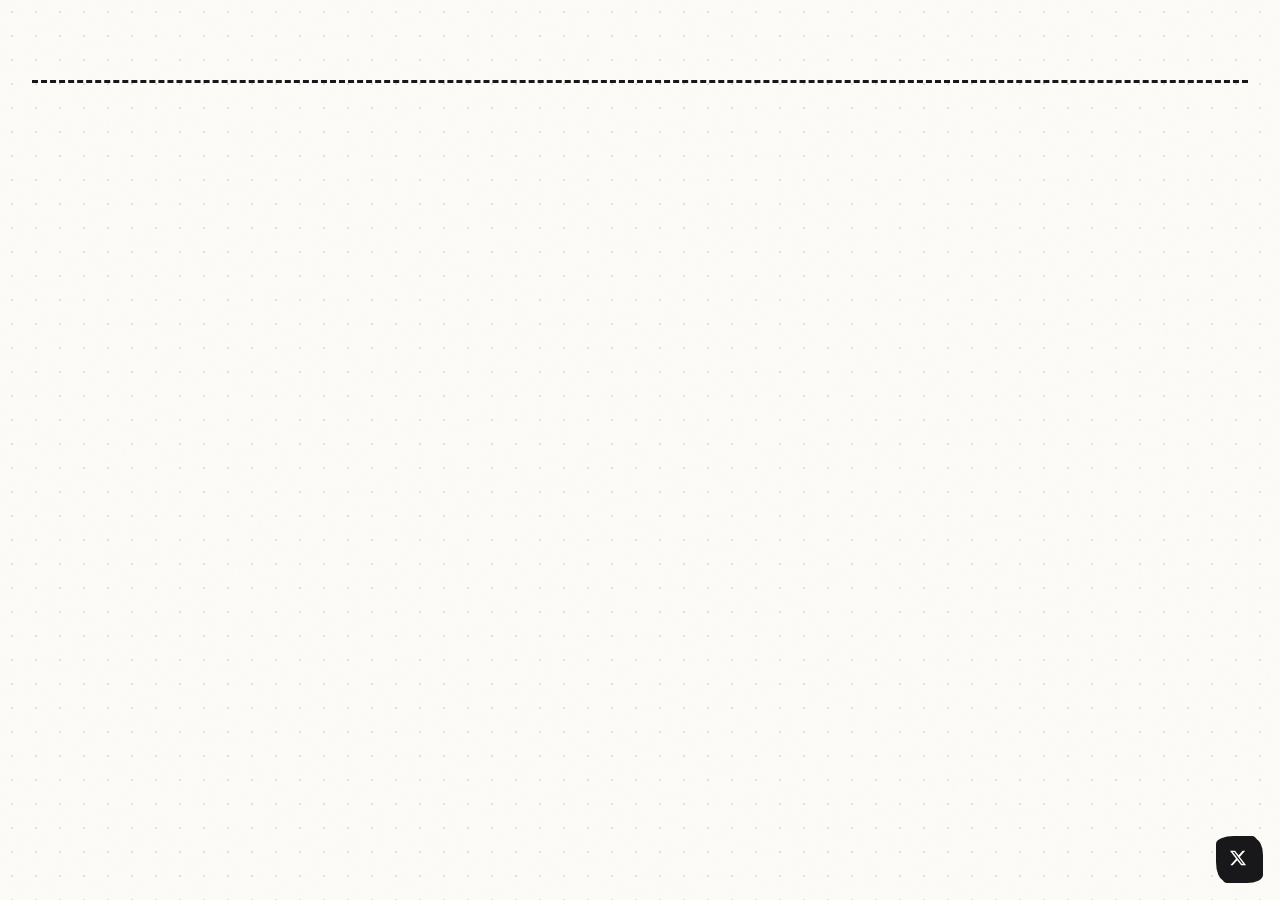
<file: extension/index.html>
﻿<!DOCTYPE html>
<html lang="">
<head>
  <meta charset="UTF-8">
  <meta name="viewport" content="width=device-width, initial-scale=1.0">
  <title data-i18n="app.title">TabCtrl</title>

  <!-- Google Fonts: Kalam (headings) + Patrick Hand (body) —hand-drawn design system -->
  <link rel="preconnect" href="https://fonts.googleapis.com">
  <link href="https://fonts.googleapis.com/css2?family=Kalam:wght@400;700&family=Patrick+Hand&display=swap" rel="stylesheet">

  <link rel="stylesheet" href="style.css">
</head>
<body>
<div class="container">


  <!-- (Settings button moved into hero section — was fixed top-right and poked through the page border. Now an inline element inside the hero frame, opens options_page via chrome.runtime.openOptionsPage(). 2026-06-22.) -->

  <!-- ================================================================
       TabCtrl DUPES BANNER —appears when you have extra TabCtrl tabs open
       Hidden by default; app.js shows it when dupeTableControlCount > 1
       ================================================================ -->
  <div class="tab-cleanup-banner" id="tableControlDupeBanner" style="display:none">
    <div class="tab-cleanup-left">
      <div class="tab-cleanup-icon">
        <svg xmlns="http://www.w3.org/2000/svg" fill="none" viewBox="0 0 24 24" stroke-width="1.5" stroke="currentColor">
          <path stroke-linecap="round" stroke-linejoin="round" d="M15.75 17.25v3.375c0 .621-.504 1.125-1.125 1.125h-9.75a1.125 1.125 0 0 1-1.125-1.125V7.875c0-.621.504-1.125 1.125-1.125H6.75a9.06 9.06 0 0 1 1.5.124m7.5 10.376h3.375c.621 0 1.125-.504 1.125-1.125V11.25c0-4.46-3.243-8.161-7.5-8.876a9.06 9.06 0 0 0-1.5-.124H9.375c-.621 0-1.125.504-1.125 1.125v3.5m7.5 10.375H9.375a1.125 1.125 0 0 1-1.125-1.125v-9.25m12 6.625v-1.875a3.375 3.375 0 0 0-3.375-3.375h-1.5a1.125 1.125 0 0 1-1.125-1.125v-1.5a3.375 3.375 0 0 0-3.375-3.375H9.75" />
        </svg>
      </div>
      <div class="tab-cleanup-text" id="tableControlDupeText">
        <!-- Rendered by checkTableControlDupes() in app.js using t('banner.table_control_dupes', count) -->
      </div>
    </div>
    <button class="tab-cleanup-btn" data-action="close-table-control-dupes" data-i18n="banner.close_extras">Close extras</button>
  </div>

  <!-- ================================================================
       MAIN CONTENT —three stacked sections
       1. Right now (open tabs)
       2. Saved for later (active saved tabs)
       3. Archive (completed saved tabs)
       Each section is rendered conditionally by app.js.
       ================================================================ -->
  <main class="home-stack">

    <!-- 0. HERO —empty-state concept showcase (only shown when nothing else is).
         Three slogans rotate every ~6s; user can also click dots to jump. -->
    <section class="hero-section" id="heroSection" aria-label="TabCtrl concepts">
      <div class="hero-frame">
        <!-- Settings gear —inline in hero frame, no longer fixed.
             Opens the standalone options page via chrome.runtime.openOptionsPage(). -->
        <button class="settings-btn-inline" id="settingsBtn" data-action="open-settings" data-i18n-title="settings.title" type="button" aria-label="Settings">
          <svg xmlns="http://www.w3.org/2000/svg" fill="none" viewBox="0 0 24 24" stroke-width="1.8" stroke="currentColor" width="16" height="16"><path stroke-linecap="round" stroke-linejoin="round" d="M9.594 3.94c.09-.542.56-.94 1.11-.94h2.593c.55 0 1.02.398 1.11.94l.213 1.281c.063.374.313.686.645.87.074.04.147.083.22.127.325.196.72.257 1.075.124l1.217-.456a1.125 1.125 0 0 1 1.37.49l1.296 2.247a1.125 1.125 0 0 1-.26 1.431l-1.003.827c-.293.241-.438.613-.43.992a7.723 7.723 0 0 1 0 .255c-.008.378.137.75.43.991l1.005.828c.424.35.534.954.26 1.43l-1.298 2.247a1.125 1.125 0 0 1-1.369.491l-1.217-.456c-.355-.133-.75-.072-1.076.124a6.47 6.47 0 0 1-.22.128c-.331.183-.581.495-.644.869l-.213 1.281c-.09.543-.56.94-1.11.94h-2.594c-.55 0-1.019-.398-1.11-.94l-.213-1.281c-.062-.374-.312-.686-.644-.87a6.52 6.52 0 0 1-.22-.127c-.325-.196-.72-.257-1.076-.124l-1.217.456a1.125 1.125 0 0 1-1.369-.49l-1.297-2.247a1.125 1.125 0 0 1-.26-1.431l1.004-.827c.292-.24.437-.613.43-.991a6.932 6.932 0 0 1 0-.255c.007-.38-.138-.751-.43-.992l-1.004-.827a1.125 1.125 0 0 1-.26-1.43l1.297-2.247a1.125 1.125 0 0 1 1.37-.491l1.216.456c.356.133.751.072 1.076-.124.072-.044.146-.086.22-.128.332-.183.582-.495.644-.869l.214-1.28Z" /><path stroke-linecap="round" stroke-linejoin="round" d="M15 12a3 3 0 1 1-6 0 3 3 0 0 1 6 0Z" /></svg>
        </button>
        <div class="hero-slides" id="heroSlides">
          <article class="hero-slide is-active" data-slide="0">
            <div class="hero-numeral">01</div>
            <p class="hero-slogan" data-i18n="hero.slogan_1">褰撴爣绛鹃〉杩囪浇鎴愪负鏃ュ父锛孴abCtrl 甯綘鍥炲埌娓呮櫚銆?/p>
            <p class="hero-sub" data-i18n="hero.sub_1">Tabs pile up. We help you see the floor.</p>
          </article>
          <article class="hero-slide" data-slide="1">
            <div class="hero-numeral">02</div>
            <p class="hero-slogan" data-i18n="hero.slogan_2">涓嶆槸瑕佹墦寮€鏇村锛屽彧鏄浣犵湅娓呯幇鏈夈€?/p>
            <p class="hero-sub" data-i18n="hero.sub_2">Not more tabs. Just the ones you already have.</p>
          </article>
          <article class="hero-slide" data-slide="2">
            <div class="hero-numeral">03</div>
            <p class="hero-slogan" data-i18n="hero.slogan_3">娉ㄦ剰鍔涙槸绋€缂鸿祫婧愶紝TabCtrl 甯綘鐝嶆儨瀹冦€?/p>
            <p class="hero-sub" data-i18n="hero.sub_3">Attention is scarce. We help you spend it well.</p>
          </article>
        </div>
        <div class="hero-dots" id="heroDots" role="tablist" aria-label="Slide navigation">
          <button class="hero-dot is-active" data-slide="0" role="tab" aria-label="Slide 1"></button>
          <button class="hero-dot" data-slide="1" role="tab" aria-label="Slide 2"></button>
          <button class="hero-dot" data-slide="2" role="tab" aria-label="Slide 3"></button>
        </div>
      </div>
    </section>

    <!-- 1. RIGHT NOW (open tabs) -->
    <section class="active-section section-card" id="openTabsSection" style="display:none">
      <div class="section-header">
        <h2 id="openTabsSectionTitle" data-i18n="section.open_tabs">Right now</h2>
        <div class="section-line"></div>
      </div>
      <div class="missions" id="openTabsMissions"></div>
    </section>

    <!-- 2. TAB STASH (saved tabs, draggable between categories) -->
    <section class="stash-section section-card" id="stashSection" style="display:none">
      <div class="section-header">
        <h2 data-i18n="stash.title">Tab Stash</h2>
        <div class="section-line"></div>
        <div class="section-count" id="stashCount">0</div>
      </div>

      <!-- Description -->
      <p class="section-desc" data-i18n="stash.desc">Tabs you park here stay until you reopen or remove them. Drag chips between categories to organise.</p>

      <!-- Search (live filter by URL or title) -->
      <div class="stash-toolbar">
        <input type="text" class="stash-search" id="stashSearch" placeholder="Search stashed tabs..." data-i18n-placeholder="stash.search_placeholder">
      </div>

      <!-- Category tabs (one per category + "All" + "+ New") -->
      <div class="stash-categories" id="stashCategories"></div>

      <!-- Main list of parked tabs -->
      <div class="stash-list" id="stashList"></div>

      <!-- Empty state -->
      <div class="stash-empty" id="stashEmpty" style="display:none" data-i18n="stash.empty">
        Stash is empty. Use the bookmark icon on any chip to park it here.
      </div>
    </section>

    <!-- 3. HISTORY (auto-recorded closed tabs, kept 7 days / 500 entries) -->
    <section class="history-section section-card" id="historySection" style="display:none">
      <div class="section-header">
        <h2 data-i18n="history.title">History</h2>
        <div class="section-line"></div>
        <div class="section-count" id="historyCount">0</div>
      </div>
      <div class="history-section-body">
        <div class="history-toolbar">
          <input type="text" class="history-search" id="historySearch" placeholder="Search closed tabs..." data-i18n-placeholder="history.search_placeholder">
          <div class="history-group-toggle" role="group" aria-label="Group history by">
            <button class="history-group-btn is-active" data-action="history-group-by" data-group-by="time" type="button" data-i18n="history.group_time">Time</button>
            <button class="history-group-btn" data-action="history-group-by" data-group-by="domain" type="button" data-i18n="history.group_domain">Domain</button>
          </div>
          <button class="history-clear-older" data-action="clear-history-older" type="button" id="historyClearOlder" data-i18n="history.clear_older" data-i18n-title="history.clear_older_hint" title="Drop entries older than the retention setting">Clear &gt;Nd</button>
          <button class="history-clear" data-action="clear-history" type="button" data-i18n="history.clear" data-i18n-title="history.clear_confirm">Clear all</button>
        </div>
        <div class="history-list" id="historyList"></div>
        <div class="history-empty" id="historyEmpty" style="display:none" data-i18n="history.empty">
          No history yet. Closed tabs will appear here.
        </div>
      </div>
    </section>

  </main><!-- end .home-stack -->


  <!-- ================================================================
       INSIGHTS —close history stats (today / week / total + top domains)
       ================================================================ -->
  <section class="insights-banner" id="insightsBanner" style="display:none">
    <div class="insights-head">
      <h2 class="insights-title" data-i18n="insights.title">Insights</h2>
      <button class="insights-clear" data-action="clear-insights" data-i18n-title="insights.clear" type="button" aria-label="Clear insights">
        <svg xmlns="http://www.w3.org/2000/svg" fill="none" viewBox="0 0 24 24" stroke-width="2" stroke="currentColor" width="14" height="14"><path stroke-linecap="round" stroke-linejoin="round" d="m14.74 9-.346 9m-4.788 0L9.26 9m9.968-3.21c.342.052.682.107 1.022.166m-1.022-.165L18.16 19.673a2.25 2.25 0 0 1-2.244 2.077H8.084a2.25 2.25 0 0 1-2.244-2.077L4.772 5.79m14.456 0a48.108 48.108 0 0 0-3.478-.397m-12 .562c.34-.059.68-.114 1.022-.165m0 0a48.11 48.11 0 0 0 3.478-.397m7.5 0v-.916c0-1.18-.91-2.164-2.09-2.201a51.964 51.964 0 0 0-3.32 0c-1.18.037-2.09 1.022-2.09 2.201v.916m7.5 0a48.667 48.667 0 0 0-7.5 0" /></svg>
      </button>
    </div>
    <div class="insights-grid">
      <div class="insight-stat">
        <div class="insight-value" id="insightToday">0</div>
        <div class="insight-label" data-i18n="insights.closed_today">closed today</div>
      </div>
      <div class="insight-stat">
        <div class="insight-value" id="insightWeek">0</div>
        <div class="insight-label" data-i18n="insights.closed_week">closed this week</div>
      </div>
      <div class="insight-stat">
        <div class="insight-value" id="insightAll">0</div>
        <div class="insight-label" data-i18n="insights.closed_total">total closed</div>
      </div>
      <div class="insight-block">
        <div class="insight-block-title" data-i18n="insights.top_all">top domains (all time)</div>
        <ol class="insight-list" id="insightTopAll"></ol>
      </div>
      <div class="insight-block">
        <div class="insight-block-title" data-i18n="insights.top_week">top this week</div>
        <ol class="insight-list" id="insightTopWeek"></ol>
      </div>
    </div>
  </section>

  <!-- ================================================================
       FOOTER —global stats + refresh control
       ================================================================ -->
  <footer>
  </footer>

</div><!-- end .container -->

<!-- ================================================================
     TOAST —floats above everything, used for action confirmations
     Hidden by default via CSS (opacity:0, translateY)
     ================================================================ -->
<div class="toast" id="toast">
  <!-- Checkmark circle icon (Heroicons outline) -->
  <svg xmlns="http://www.w3.org/2000/svg" fill="none" viewBox="0 0 24 24" stroke-width="2" stroke="currentColor">
    <path stroke-linecap="round" stroke-linejoin="round" d="M9 12.75 11.25 15 15 9.75M21 12a9 9 0 1 1-18 0 9 9 0 0 1 18 0Z" />
  </svg>
  <span id="toastText"></span>
</div>

<!-- ================================================================
     AUTHOR BADGE —bottom-right X link (replaces the footer attribution)
     ================================================================ -->
<a class="author-x-badge" id="authorXBadge" href="https://x.com/CY_Chase_AI" target="_blank" rel="noopener" data-i18n-title="author.x_tooltip" title="Follow 鎵胯秺.Chase on X" aria-label="Follow on X">
  <svg viewBox="0 0 24 24" width="18" height="18" fill="currentColor" aria-hidden="true">
    <path d="M18.244 2.25h3.308l-7.227 8.26 8.502 11.24H16.17l-5.214-6.817L4.99 21.75H1.68l7.73-8.835L1.254 2.25H8.08l4.713 6.231zm-1.161 17.52h1.833L7.084 4.126H5.117z"/>
  </svg>
</a>

<!-- (SETTINGS PANEL removed 2026-06-22 — settings now live in a
     standalone options_page (settings.html). The inline gear button in
     the hero section calls chrome.runtime.openOptionsPage().) -->

<!-- ================================================================
     BOOKMARK DIALOG — center modal, mimics Chrome's Ctrl+D flow
     Hidden by default; app.js showBookmarkDialog() opens it
     ================================================================ -->
<div class="bookmark-overlay" id="bookmarkOverlay" style="display:none"></div>
<div class="bookmark-modal" id="bookmarkModal" style="display:none" role="dialog" aria-labelledby="bookmarkModalTitle">
  <header class="bookmark-modal-header">
    <h2 id="bookmarkModalTitle" data-i18n="bookmark.title">Add bookmark</h2>
    <button class="bookmark-modal-close" data-action="close-bookmark-modal" type="button" aria-label="Close">脳</button>
  </header>
  <div class="bookmark-modal-body">
    <label class="bookmark-modal-field">
      <span data-i18n="bookmark.name_label">Name</span>
      <input type="text" id="bookmarkNameInput" class="bookmark-modal-input" autocomplete="off">
    </label>
    <label class="bookmark-modal-field">
      <span data-i18n="bookmark.folder_label">Folder</span>
      <div class="bookmark-tree" id="bookmarkTree" role="tree" data-selected-id=""></div>
    </label>
    <div class="bookmark-modal-error" id="bookmarkError" style="display:none"></div>
  </div>
  <footer class="bookmark-modal-footer" id="bookmarkModalFooter">
    <button class="bookmark-modal-btn secondary" data-action="close-bookmark-modal" type="button" data-i18n="bookmark.cancel">Cancel</button>
    <button class="bookmark-modal-btn primary" data-action="save-bookmark" type="button" data-i18n="bookmark.save">Save</button>
  </footer>
<!-- (settings-panel aside removed 2026-06-22 — see comment above) -->
</aside>

<!-- Default config values — committed to repo. Users can override via config.local.js (gitignored). -->
<script src="config.defaults.js"></script>

<!-- i18n (sync-loaded before app.js so t() is available everywhere) -->
<script src="i18n.js"></script>

<!-- Settings storage + aggregation logic (sync-loaded before app.js) -->
<script src="settings.js"></script>

<!-- Main dashboard logic —loads last so the DOM is ready -->
<script src="app.js"></script>

<!-- Settings UI (gear icon + slide-in panel) -->
<script src="settings-ui.js"></script>
</body>
</html>
</file>
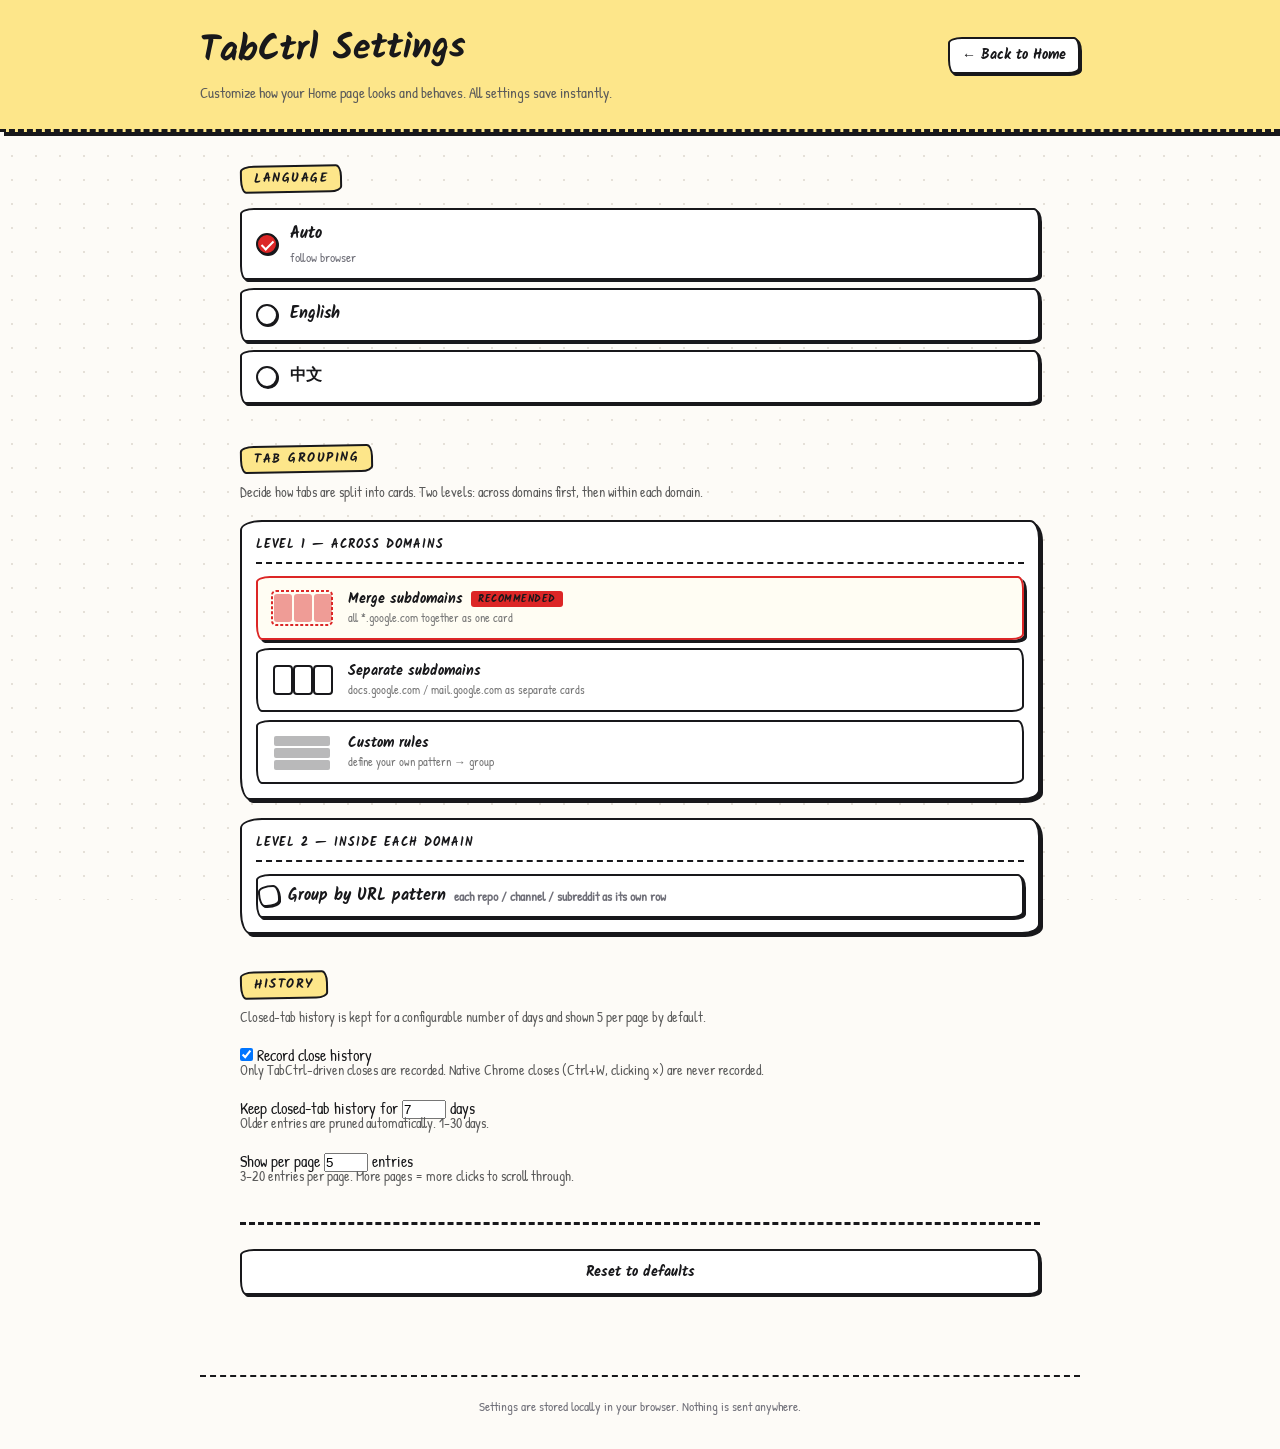
<file: extension/settings.html>
<!DOCTYPE html>
<html lang="">
<head>
  <meta charset="UTF-8">
  <meta name="viewport" content="width=device-width, initial-scale=1.0">
  <title data-i18n="settings.page_title">TabCtrl — Settings</title>

  <link rel="preconnect" href="https://fonts.googleapis.com">
  <link href="https://fonts.googleapis.com/css2?family=Kalam:wght@400;700&family=Patrick+Hand&display=swap" rel="stylesheet">

  <link rel="stylesheet" href="settings.css">
</head>
<body>
  <header class="settings-page-header">
    <div class="settings-page-title-row">
      <h1 class="settings-page-title" data-i18n="settings.page_title">TabCtrl Settings</h1>
      <a class="settings-page-back" href="#" id="settingsBackLink" data-i18n-title="settings.back_tooltip" title="Open Home page">← <span data-i18n="settings.back_link">Back to Home</span></a>
    </div>
    <p class="settings-page-subtitle" data-i18n="settings.page_subtitle">Customize how your Home page looks and behaves. All settings save instantly.</p>
  </header>

  <main class="settings-page-body">
    <div id="settingsBody">
      <!-- Rendered by settings-page.js -->
    </div>
  </main>

  <footer class="settings-page-footer">
    <span data-i18n="settings.footer_storage">Settings are stored locally in your browser. Nothing is sent anywhere.</span>
  </footer>

  <!-- i18n (sync-loaded first) -->
  <script src="i18n.js"></script>
  <!-- settings storage + aggregation logic -->
  <script src="settings.js"></script>
  <!-- settings page UI (renders directly, no slide-in panel) -->
  <script src="settings-page.js"></script>
</body>
</html>
</file>
<file: extension/style.css>
/* ============================================================
   TabCtrl —Hand-Drawn Design System

   Applies the hand-drawn spec faithfully while keeping it usable
   as a productivity tool:
   - Wobbly borders (restrained values, not 255px-melting-style)
   - Hard offset shadows on interactive elements (4px 4px 0 0)
   - Handwritten typography (Kalam headings + Patrick Hand body)
   - Subtle paper-grain dot texture on the background
   - Playful rotations (-0.5° to 0.5° on cards)
   - Post-it yellow + tape decorations for personality
   - Long-domain handling: nowrap + ellipsis (no wrap-driven blow-up)
   ============================================================ */

:root {
  /* === Hand-Drawn Color Palette === */
  --paper:        #fdfbf7;   /* warm paper background */
  --ink:          #18181b;   /* soft pencil black —never pure #000, deepened 2026-06-22 */
  --ink-soft:     #5a5a5a;   /* secondary text */
  --muted:        #e5e0d8;   /* old paper / erased pencil */
  --muted-soft:   #71717a;   /* hint text —deepened from #8a8a8a (2026-06-22) */
  --accent:       #dc2626;   /* red —WCAG AA (4.5:1+) deepened from #ff4d4d */
  --accent-2:     #1e40af;   /* blue ballpoint pen —deepened from #2d5da1 */
  --postit:       #fde68a;   /* post-it yellow —deepened from #fff9c4 (no longer "white paper") */
  --postit-soft:  #fef3c7;   /* tinted post-it —deepened from #fff3a0 */
  --sage:         #059669;   /* success green —sharper, deeper than #7a9b6e */
  --card-bg:      #ffffff;
  --border:       #18181b;   /* ink text/border —deepened from #2d2d2d for stronger contrast */
  --hover-red:    #b91c1c;   /* close-button hover red (darker than --accent) —2026-06-22 */

  /* === Hard Offset Shadows (NO blur, ever) === */
  --shadow-xs:    2px 2px 0px 0px #18181b;
  --shadow-sm:    3px 3px 0px 0px #18181b;
  --shadow:       4px 4px 0px 0px #18181b;
  --shadow-hover: 6px 6px 0px 0px #18181b;
  --shadow-lg:    8px 8px 0px 0px #18181b;
  --shadow-press: 0px 0px 0px 0px #18181b;

  /* === Wobbly Border-Radius (Restrained —not 255px "melting") === */
  --wobbly-sm:    14px 6px 12px 6px / 6px 12px 6px 14px;     /* buttons */
  --wobbly-md:    22px 10px 18px 10px / 10px 18px 10px 22px; /* inputs / tabs */
  --wobbly-lg:    35px 14px 28px 14px / 14px 28px 14px 35px; /* big containers */
  --wobbly-card:  28px 12px 24px 12px / 12px 24px 12px 28px; /* cards */
  --wobbly-pebble:18px 8px 16px 8px / 8px 16px 8px 18px;   /* small chips / checkboxes */

  /* === Standard Radii (for inputs / secondary elements) === */
  --r-sm:  6px;
  --r:     8px;
  --r-md:  10px;

  /* === Typography === */
  --font-heading: 'Kalam', 'Comic Sans MS', 'Microsoft YaHei', cursive;
  --font-body:    'Patrick Hand', 'Comic Sans MS', 'Microsoft YaHei', sans-serif;
}

* { margin: 0; padding: 0; box-sizing: border-box; }

body {
  font-family: var(--font-body);
  font-size: 16px;
  line-height: 1.5;
  color: var(--ink);
  background: var(--paper);
  min-height: 100vh;
  -webkit-font-smoothing: subpixel-antialiased;
  -moz-osx-font-smoothing: auto;
  isolation: isolate;
  text-rendering: optimizeLegibility;

  /* Paper grain —notebook dot pattern */
  background-image: radial-gradient(var(--muted) 1px, transparent 1px);
  background-size: 24px 24px;
  background-attachment: fixed;
}

/* Subtle vintage noise overlay */
body::before {
  content: '';
  position: absolute;
  inset: 0;
  pointer-events: none;
  z-index: 0;
  background-image: url("data:image/svg+xml,%3Csvg viewBox='0 0 256 256' xmlns='http://www.w3.org/2000/svg'%3E%3Cfilter id='n'%3E%3CfeTurbulence type='fractalNoise' baseFrequency='0.85' numOctaves='3' stitchTiles='stitch'/%3E%3C/filter%3E%3Crect width='100%25' height='100%25' filter='url(%23n)' opacity='0.015'/%3E%3C/svg%3E");
}

h1, h2, h3, h4, h5, h6 {
  font-family: var(--font-heading);
  font-weight: 700;
  color: var(--ink);
  line-height: 1.2;
  letter-spacing: -0.3px;
}

/* ---- Container ---- */
.container {
  position: relative;
  z-index: 1;
  max-width: 100%;            /* fill the viewport so domain cards can use the full width */
  margin: 0;                  /* no centering —cards extend to the edges */
  padding: 32px 32px 80px;    /* smaller top padding (header was removed) */
}

.container:has(.home-stack) {
  max-width: 100%;
}

/* Header = 2-column grid.
   Left column: greeting + quote + date-card (stacked).
   Right column: vision card on top, settings button below.
   The two columns share the same top + bottom edges so the layout
   reads as one balanced block, not three floating pieces. */
header {
  display: grid;
  grid-template-columns: auto minmax(0, 1fr) auto;
  align-items: center;
  column-gap: 28px;
  margin-bottom: 40px;
  padding-bottom: 24px;
  border-bottom: 3px dashed var(--ink);
}

/* Three-column header layout:
   [date-card] [greeting + quote]  [product-vision + settings]
   The date card anchors the left edge; greeting is the focus in
   the middle; the brand statement + settings sit on the right.
   They no longer compete for visual weight —each has a home. */

/* Date card —small 'torn-off calendar page' under the quote.
   Big day number on a red square + weekday + month next to it.
   No box-shadow (the previous design's shadow made it look like a
   small black blob, the boss's feedback). */

/* Settings (gear) button —fixed top-right corner, always accessible.
   Replaces the entire header (greeting / quote / date / vision) that
   the user asked to remove on 2026-06-17. */
.settings-btn {
  position: fixed;
  top: 14px;
  right: 14px;
  z-index: 50;
  background: var(--card-bg);
  border: 3px solid var(--border);
  border-radius: var(--wobbly-sm);
  padding: 8px 10px;
  cursor: pointer;
  color: var(--ink);
  box-shadow: var(--shadow-sm);
  transition: all 0.15s ease;
  display: inline-flex;
  align-items: center;
  justify-content: center;
  line-height: 0;
  transform: rotate(2deg);
  flex-shrink: 0;
}

.settings-btn:hover {
  color: var(--accent);
  box-shadow: var(--shadow);
  transform: rotate(2deg) translate(-1px, -1px);
}

.settings-btn:active {
  box-shadow: var(--shadow-press);
  transform: rotate(2deg) translate(2px, 2px);
}

.settings-btn svg {
  width: 18px;
  height: 18px;
}

/* Settings button (inline variant) —sits inside hero-frame, not fixed.
   Replaces .settings-btn--fixed which poked through the page border.
   2026-06-22. */
.settings-btn-inline {
  position: absolute;
  top: 12px;
  right: 12px;
  z-index: 5;
  background: var(--card-bg);
  border: 2.5px solid var(--border);
  border-radius: var(--wobbly-sm);
  padding: 6px 8px;
  cursor: pointer;
  color: var(--ink);
  box-shadow: var(--shadow-xs);
  transition: all 0.12s ease;
  display: inline-flex;
  align-items: center;
  justify-content: center;
  line-height: 0;
  flex-shrink: 0;
}

.settings-btn-inline:hover {
  background: var(--ink);
  color: var(--paper);
  box-shadow: var(--shadow-sm);
  transform: translate(-1px, -1px);
}

.settings-btn-inline:active {
  box-shadow: var(--shadow-press);
  transform: translate(1px, 1px);
}

.settings-btn-inline svg {
  width: 16px;
  height: 16px;
}

/* ---- Tab cleanup banner (dupe TabCtrl tabs) ---- */
.tab-cleanup-banner {
  background: var(--postit);
  border: 3px solid var(--border);
  border-radius: var(--wobbly-md);
  padding: 16px 24px;
  display: flex;
  align-items: center;
  justify-content: space-between;
  margin-bottom: 24px;
  box-shadow: var(--shadow);
  position: relative;
  transform: rotate(-0.4deg);
}

/* (Tape-on-top ::before removed —looked like a floating white block,
   confused users. Banner itself is already visually distinct via
   post-it yellow + wobbly border + hard shadow.) */

.tab-cleanup-left {
  display: flex;
  align-items: center;
  gap: 16px;
}

.tab-cleanup-icon {
  width: 40px;
  height: 40px;
  border-radius: var(--wobbly-pebble);
  background: var(--postit-soft);
  border: 2.5px solid var(--border);
  display: flex;
  align-items: center;
  justify-content: center;
  flex-shrink: 0;
}

.tab-cleanup-icon svg {
  width: 20px;
  height: 20px;
  color: var(--accent);
}

.tab-cleanup-text {
  font-size: 16px;
  color: var(--ink);
  line-height: 1.4;
}

.tab-cleanup-text strong {
  font-weight: 700;
  font-family: var(--font-heading);
}

.tab-cleanup-btn {
  font-family: var(--font-heading);
  font-weight: 700;
  font-size: 14px;
  padding: 8px 20px;
  background: var(--ink);
  color: var(--paper);
  border: 2.5px solid var(--border);
  border-radius: var(--wobbly-sm);
  cursor: pointer;
  box-shadow: var(--shadow-xs);
  transition: all 0.15s ease;
  white-space: nowrap;
}

.tab-cleanup-btn:hover {
  background: var(--accent);
  color: white;
  box-shadow: var(--shadow);
  transform: translate(-1px, -1px);
}

.tab-cleanup-btn:active {
  box-shadow: var(--shadow-press);
  transform: translate(2px, 2px);
}

/* ---- Section Headers ---- */
.section-header {
  display: flex;
  align-items: center;
  gap: 12px;
  margin-bottom: 24px;
  margin-top: 16px;
}

.section-header h2 {
  font-family: var(--font-heading);
  font-weight: 700;
  font-size: 26px;
  color: var(--ink);
  white-space: nowrap;
  letter-spacing: -0.3px;
}

.section-line {
  flex: 1;
  height: 3px;
  /* Hand-drawn dashed line */
  background-image: linear-gradient(to right, var(--ink) 50%, transparent 50%);
  background-size: 12px 3px;
  background-repeat: repeat-x;
}

.section-count {
  font-family: var(--font-body);
  font-size: 13px;
  color: var(--ink);
  white-space: nowrap;
  padding: 4px 12px;
  border: 2.5px solid var(--border);
  border-radius: var(--wobbly-pebble);
  background: var(--postit);
  font-weight: 700;
}

.missions {
  columns: 320px;
  column-gap: 20px;
  margin-bottom: 40px;
}

.mission-card {
  background: var(--card-bg);
  border: 3px solid var(--border);
  border-radius: var(--wobbly-card);
  padding: 18px 20px;
  display: flex;
  flex-direction: column;
  gap: 10px;
  box-shadow: var(--shadow);
  cursor: pointer;
  position: relative;
  overflow: visible;
  break-inside: avoid;
  margin-bottom: 20px;
  transition: transform 0.2s ease, box-shadow 0.2s ease;
}

/* Per-card rotation —hand-placed feel */
.mission-card:nth-child(3n)   { transform: rotate(-0.5deg); }
.mission-card:nth-child(3n+1) { transform: rotate(0.4deg); }
.mission-card:nth-child(3n+2) { transform: rotate(-0.2deg); }

.mission-card:hover {
  transform: rotate(0deg) translate(-2px, -2px);
  box-shadow: var(--shadow-hover);
}

/* Closing animation */
.mission-card.closing {
  opacity: 0;
  transform: scale(0.92) rotate(0deg);
  transition: opacity 0.25s, transform 0.25s;
  pointer-events: none;
}

.mission-card.collapsed { display: none !important; }

.status-bar { display: none; }
.mission-content { min-width: 0; flex: 1 1 auto; }  /* grab row width so page-chip text gets room — 2026-06-22 */
.mission-meta { display: none; }

.mission-top {
  display: flex;
  align-items: center;
  gap: 8px;
  margin-bottom: 8px;
  flex-wrap: nowrap;            /* keep name + badges on one row */
}

/* Single line + ellipsis. Long labels truncate with "..." rather than
   shrinking font size —keeps visual rhythm consistent across cards. */
.mission-name {
  font-family: var(--font-heading);
  font-weight: 700;
  font-size: 22px;
  color: var(--ink);
  letter-spacing: -0.3px;
  flex: 1 1 auto;
  min-width: 0;
  white-space: nowrap;
  overflow: hidden;
  text-overflow: ellipsis;
  line-height: 1.15;
}

/* Badges in the title row must not shrink */
.mission-top .open-tabs-badge {
  flex-shrink: 0;
  white-space: nowrap;
}

.open-tabs-badge {
  display: inline-flex;
  align-items: center;
  gap: 4px;
  font-size: 12px;
  font-weight: 700;
  color: var(--ink);
  background: var(--postit);
  border: 2px solid var(--border);
  padding: 2px 8px;
  border-radius: var(--wobbly-sm);
  font-family: var(--font-body);
  flex-shrink: 0;
}

.open-tabs-badge svg { width: 12px; height: 12px; }

.mission-pages { display: flex; flex-direction: column; gap: 0; }

.page-chip {
  font-size: 14px;
  color: var(--ink);
  background: transparent;
  padding: 8px 6px;
  border: none;
  position: relative;
  display: flex;
  align-items: center;
  gap: 8px;
  line-height: 1.4;
  font-family: var(--font-body);
  transition: background 0.12s ease;
  width: 100%;
  min-width: 0;
  box-sizing: border-box;
}
.mission-pages > .page-chip { flex: 1 1 100%; }
.page-chip:hover {
  background: rgba(5, 150, 105, 0.06);   /* subtle sage highlight on row hover —2026-06-22 */
}

.chip-favicon {
  width: 18px;
  height: 18px;
  flex-shrink: 0;
}

/* Chip title: single line + ellipsis. Long titles (CJK etc.) truncate
   with "..." rather than wrapping to a 2nd line. */
.chip-text {
  flex: 1 1 auto;          /* basis: auto so the text claims its content width
                              before the siblings (badge + actions) take theirs */
  min-width: 0;
  white-space: nowrap;
  overflow: hidden;
  text-overflow: ellipsis;
  line-height: 1.4;
  font-size: 14px;
  color: var(--ink);
  font-weight: 500;
}

.chip-dupe-badge {
  color: var(--accent);
  font-weight: 700;
  font-family: var(--font-heading);
  flex-shrink: 0;
}

.chip-has-dupes { border-color: rgba(255, 77, 77, 0.4); }

.chip-actions {
  display: flex;
  align-items: center;
  gap: 2px;
  flex-shrink: 0;
  margin-left: auto;
  opacity: 0.55;          /* raised from 0.4 —no longer "faded out" —2026-06-22 */
  transition: opacity 0.15s;
}

.page-chip:hover .chip-actions { opacity: 1; }

.chip-action {
  display: inline-flex;
  align-items: center;
  justify-content: center;
  background: var(--card-bg);
  border: 2px solid var(--border);
  color: var(--ink);
  cursor: pointer;
  padding: 3px;
  border-radius: var(--wobbly-pebble);
  transition: all 0.12s ease;
  flex-shrink: 0;
  box-shadow: 1px 1px 0px 0px var(--ink);
}

.chip-action svg { width: 13px; height: 13px; }

.chip-action:hover {
  transform: translate(-1px, -1px);
  box-shadow: 2px 2px 0px 0px var(--ink);
}

.chip-action:active {
  transform: translate(1px, 1px);
  box-shadow: var(--shadow-press);
}

.chip-save:hover { background: var(--sage); color: white; }
.chip-close:hover { background: var(--accent); color: white; }

/* Already-bookmarked state: filled star, gold accent */
.chip-action.chip-bookmark.bookmarked {
  background: rgba(212, 165, 46, 0.15);
  border-color: #d4a52e;
  color: #b88a1a;
}
.chip-action.chip-bookmark.bookmarked:hover {
  background: rgba(212, 165, 46, 0.25);
}

/* Same for stash chips (—?vs —? */
.stash-chip-action.bookmarked {
  color: #b88a1a;
}
.stash-chip-action.bookmarked:hover {
  background: rgba(212, 165, 46, 0.2);
}

.page-chip.clickable { cursor: pointer; transition: background 0.12s; }
.page-chip.clickable:hover { background: rgba(255, 77, 77, 0.05); }

.mission-page-count {
  font-family: var(--font-heading);
  font-weight: 700;
  font-size: 24px;
  color: var(--ink);
  line-height: 1;
}

.mission-page-label {
  font-size: 10px;
  color: var(--muted-soft);
  text-transform: uppercase;
  letter-spacing: 1px;
  font-weight: 700;
  font-family: var(--font-heading);
}

/* ---- Actions row (Close all N / etc) ---- */
.actions {
  display: flex;
  gap: 8px;
  margin-top: 12px;
  flex-wrap: wrap;
}

.action-btn {
  font-family: var(--font-heading);
  font-weight: 700;
  font-size: 13px;
  padding: 8px 14px;
  background: var(--card-bg);
  color: var(--ink);
  border: 2.5px solid var(--border);
  border-radius: var(--wobbly-sm);
  cursor: pointer;
  box-shadow: var(--shadow-xs);
  transition: all 0.12s ease;
  display: inline-flex;
  align-items: center;
  gap: 6px;
  white-space: nowrap;
}

.action-btn:hover {
  background: var(--hover-red);    /* #b91c1c —deep red, white text contrast 6:1+ —2026-06-22 */
  color: #ffffff;
  border-color: var(--hover-red);
  box-shadow: var(--shadow);
  transform: translate(-1px, -1px);
}

.action-btn:active {
  box-shadow: var(--shadow-press);
  transform: translate(2px, 2px);
}

.action-btn svg { width: 14px; height: 14px; }

.action-btn.primary {
  background: var(--ink);
  color: var(--paper);
}
.action-btn.primary:hover { background: var(--accent-2); }

/* Close-all tabs button —postit yellow default + deep red hover.
   Old version had contrast issues (white-on-yellow); 2026-06-22 refresh. */
.action-btn.close-tabs {
  background: var(--postit);     /* #fde68a, deepened from #fff9c4 */
  color: var(--ink);
}
.action-btn.close-tabs:hover {
  background: var(--hover-red);  /* #b91c1c —strong contrast against white text */
  color: #ffffff;
  border-color: var(--hover-red);
}
.action-btn.save-tabs { background: rgba(5, 150, 105, 0.12); }   /* sage tint updated —2026-06-22 */

.toast {
  position: fixed;
  bottom: 32px;
  left: 50%;
  transform: translateX(-50%) translateY(80px) rotate(-2deg);
  background: var(--postit);
  color: var(--ink);
  font-family: var(--font-heading);
  font-weight: 700;
  font-size: 16px;
  padding: 14px 28px;
  border: 3px solid var(--border);
  border-radius: var(--wobbly-md);
  box-shadow: var(--shadow);
  z-index: 100;
  opacity: 0;
  transition: all 0.4s cubic-bezier(0.34, 1.56, 0.64, 1);
  pointer-events: none;
  display: flex;
  align-items: center;
  gap: 8px;
}

.toast.visible {
  opacity: 1;
  transform: translateX(-50%) translateY(0) rotate(-2deg);
  pointer-events: auto;
}

.toast svg { width: 18px; height: 18px; color: var(--sage); }

footer {
  margin-top: 48px;
  padding-top: 20px;
  border-top: 3px dashed var(--ink);
  display: flex;
  justify-content: space-between;
  align-items: center;
  flex-wrap: wrap;
  gap: 16px;
}

/* (footer-stats / .stat / .stat-num / .stat-label —removed when
   the 'Open tabs' counter was dropped from the footer.) */
}

/* ---- Animations ---- */
@keyframes fadeUp {
  from { opacity: 0; transform: translateY(8px); }
  to   { opacity: 1; transform: translateY(0); }
}

header              { animation: fadeUp 0.4s ease both; }
.tab-cleanup-banner { animation: fadeUp 0.4s ease 0.08s both; }
.section-header     { animation: fadeUp 0.4s ease 0.12s both; }
.mission-card       { animation: fadeUp 0.4s ease 0.16s both; }
footer              { animation: fadeUp 0.4s ease 0.4s both; }

/* ---- Empty state (all tabs closed) ---- */
.missions-empty-state {
  column-span: all;
  display: flex;
  flex-direction: column;
  align-items: center;
  justify-content: center;
  gap: 20px;
  padding: 60px 24px;
  text-align: center;
  background: var(--postit);
  border: 3px solid var(--border);
  border-radius: var(--wobbly-lg);
  box-shadow: var(--shadow);
  transform: rotate(-1deg);
  margin-bottom: 24px;
  position: relative;
}

/* (Tape-on-top ::before removed —looked like a floating white block.) */

.empty-checkmark {
  width: 64px;
  height: 64px;
  border-radius: 50%;
  background: var(--card-bg);
  border: 3px solid var(--border);
  display: flex;
  align-items: center;
  justify-content: center;
  box-shadow: var(--shadow-xs);
  animation: checkPop 0.5s cubic-bezier(0.34, 1.56, 0.64, 1) 0.1s both;
}

.empty-checkmark svg {
  width: 32px;
  height: 32px;
  color: var(--sage);
  stroke-width: 3;
}

@keyframes checkPop {
  from { transform: scale(0.5) rotate(-15deg); opacity: 0; }
  to   { transform: scale(1) rotate(0deg); opacity: 1; }
}

.empty-title {
  font-family: var(--font-heading);
  font-weight: 700;
  font-size: 30px;
  color: var(--ink);
  letter-spacing: -0.3px;
}

.empty-subtitle {
  font-size: 16px;
  color: var(--ink);
  font-family: var(--font-body);
}

/* (Old 2-column .dashboard-columns + .deferred-column —removed when the
   layout switched to a 3-section stack: open / saved / archive.
   Replaced by .dashboard-stack + .section-card above.) */

/* ---- Subgroups (path-based clustering) ---- */
.mission-subgroups {
  display: flex;
  flex-direction: column;
  gap: 6px;
  margin-top: 8px;
}

.subgroup-row {
  border: 2.5px solid var(--border);
  border-radius: var(--wobbly-sm);
  background: var(--card-bg);
  transition: all 0.15s;
  overflow: hidden;
  box-shadow: 1.5px 1.5px 0 0 var(--ink);
}

.subgroup-row.closing {
  opacity: 0;
  transform: translateX(20px) rotate(2deg);
  transition: opacity 0.25s, transform 0.25s;
  pointer-events: none;
}

.subgroup-header {
  display: flex;
  align-items: center;
  gap: 8px;
  padding: 8px 10px;
  font-size: 14px;
  cursor: pointer;
  position: relative;
  font-family: var(--font-body);
}

.subgroup-header:hover { background: var(--postit); }

.subgroup-chevron {
  display: inline-flex;
  width: 16px;
  height: 16px;
  color: var(--ink);
  transition: transform 0.2s;
  flex-shrink: 0;
}

.subgroup-row.open .subgroup-chevron { transform: rotate(90deg); }
.subgroup-chevron svg { width: 100%; height: 100%; }

.subgroup-favicon { width: 16px; height: 16px; flex-shrink: 0; }

/* CRITICAL: long subgroup label handling */
.subgroup-label {
  font-family: var(--font-heading);
  font-weight: 700;
  font-size: 16px;
  color: var(--ink);
  flex: 1;
  min-width: 0;
  white-space: nowrap;
  overflow: hidden;
  text-overflow: ellipsis;
}

.subgroup-count {
  font-size: 12px;
  color: var(--ink);
  white-space: nowrap;
  font-family: var(--font-body);
  flex-shrink: 0;
  padding: 2px 8px;
  border: 1.5px solid var(--border);
  border-radius: var(--wobbly-pebble);
  background: var(--card-bg);
  font-weight: 700;
}

.subgroup-dupes {
  color: var(--accent);
  font-size: 14px;
  line-height: 1;
  font-weight: 700;
  flex-shrink: 0;
}

.subgroup-close {
  background: var(--card-bg);
  border: 2px solid var(--border);
  cursor: pointer;
  padding: 3px;
  color: var(--ink);
  opacity: 0.3;
  transition: all 0.12s;
  display: inline-flex;
  align-items: center;
  justify-content: center;
  flex-shrink: 0;
  border-radius: var(--wobbly-pebble);
  box-shadow: 1px 1px 0 0 var(--ink);
}

.subgroup-header:hover .subgroup-close { opacity: 1; }

.subgroup-close:hover {
  background: var(--accent);
  color: white;
  transform: translate(-1px, -1px);
  box-shadow: 2px 2px 0 0 var(--ink);
}

.subgroup-close svg { width: 12px; height: 12px; }

.subgroup-chips {
  display: flex;
  flex-direction: column;
  gap: 0;
  padding: 0 8px 8px 32px;
  border-top: 1.5px dashed var(--muted);
  margin-top: -2px;
}

.subgroup-row:not(.open) .subgroup-chips { display: none; }

/* ---- Bookmark modal (mimics Chrome's Ctrl+D dialog) ---- */
.bookmark-overlay {
  position: fixed;
  inset: 0;
  background: rgba(45, 45, 45, 0.4);
  z-index: 1001;
  opacity: 0;
  transition: opacity 0.2s;
}
.bookmark-overlay.open { opacity: 1; }

.bookmark-modal {
  position: fixed;
  top: 50%;
  left: 50%;
  transform: translate(-50%, -50%) scale(0.94) rotate(-0.5deg);
  width: 420px;
  max-width: 92vw;
  max-height: 86vh;
  background: var(--paper);
  border: 3px solid var(--border);
  border-radius: var(--wobbly-lg);
  z-index: 1002;
  display: flex;
  flex-direction: column;
  box-shadow: var(--shadow-lg);
  opacity: 0;
  transition: opacity 0.18s, transform 0.22s cubic-bezier(0.34, 1.56, 0.64, 1);
  font-family: var(--font-body);
  color: var(--ink);
  overflow: hidden;
}
.bookmark-modal.open {
  opacity: 1;
  transform: translate(-50%, -50%) scale(1) rotate(0deg);
}

.bookmark-modal-header {
  display: flex;
  align-items: center;
  justify-content: space-between;
  padding: 14px 18px;
  border-bottom: 2px solid var(--border);
}
.bookmark-modal-header h2 {
  margin: 0;
  font-family: var(--font-heading);
  font-size: 16px;
}
.bookmark-modal-close {
  background: none;
  border: none;
  font-size: 22px;
  line-height: 1;
  color: var(--ink);
  cursor: pointer;
  padding: 0 6px;
  font-family: var(--font-body);
}
.bookmark-modal-close:hover { color: var(--accent); }

.bookmark-modal-body {
  padding: 16px 18px;
  display: flex;
  flex-direction: column;
  gap: 14px;
  overflow-y: auto;
}

.bookmark-modal-field {
  display: flex;
  flex-direction: column;
  gap: 6px;
}
.bookmark-modal-field > span {
  font-family: var(--font-heading);
  font-weight: 700;
  font-size: 12px;
  color: var(--muted);
  text-transform: uppercase;
  letter-spacing: 0.5px;
}

.bookmark-modal-input {
  font-family: var(--font-body);
  font-size: 14px;
  padding: 8px 10px;
  border: 2px solid var(--border);
  border-radius: var(--wobbly-sm);
  background: var(--card-bg);
  color: var(--ink);
  width: 100%;
  box-sizing: border-box;
}
.bookmark-modal-input:focus {
  outline: none;
  border-color: var(--accent);
  box-shadow: 2px 2px 0 0 var(--ink);
}

/* Collapsible folder tree (replaces <select> for bookmark folder picker) */
.bookmark-tree {
  font-family: var(--font-body);
  font-size: 13px;
  border: 2px solid var(--border);
  border-radius: var(--wobbly-sm);
  background: var(--card-bg);
  padding: 6px 4px;
  max-height: 220px;
  overflow-y: auto;
  box-shadow: 1px 1px 0 0 var(--ink);
}

.bookmark-tree-node {
  position: relative;
}

.bookmark-tree-row {
  display: flex;
  align-items: center;
  gap: 4px;
  padding: 4px 6px;
  border-radius: 4px;
  cursor: pointer;
  user-select: none;
  font-size: 13px;
  color: var(--ink);
  transition: background 0.1s ease;
}
.bookmark-tree-row:hover {
  background: rgba(0, 0, 0, 0.05);
}
.bookmark-tree-row.selected {
  background: var(--accent);
  color: white;
}
.bookmark-tree-row.selected .bookmark-tree-caret {
  color: white;
}

.bookmark-tree-caret {
  display: inline-flex;
  align-items: center;
  justify-content: center;
  width: 16px;
  height: 16px;
  font-size: 10px;
  color: var(--muted);
  cursor: pointer;
  flex-shrink: 0;
  transition: transform 0.15s ease;
  font-family: monospace;
}
.bookmark-tree-caret:hover {
  color: var(--ink);
}
.bookmark-tree-caret.leaf {
  visibility: hidden;
}
.bookmark-tree-node.expanded > .bookmark-tree-row > .bookmark-tree-caret {
  transform: rotate(90deg);
}

.bookmark-tree-icon {
  font-size: 13px;
  flex-shrink: 0;
}
.bookmark-tree-name {
  flex: 1;
  white-space: nowrap;
  overflow: hidden;
  text-overflow: ellipsis;
}
.bookmark-tree-current {
  font-size: 11px;
  font-style: italic;
  color: var(--muted);
  margin-left: 6px;
}
.bookmark-tree-row.selected .bookmark-tree-current {
  color: rgba(255, 255, 255, 0.85);
}

.bookmark-tree-children {
  margin-left: 16px;
  border-left: 1px dashed var(--border);
  padding-left: 4px;
  display: none;
}
.bookmark-tree-node.expanded > .bookmark-tree-children {
  display: block;
}

.bookmark-tree-empty {
  padding: 12px;
  color: var(--muted);
  font-style: italic;
  text-align: center;
}

.bookmark-modal-error {
  background: rgba(255, 77, 77, 0.1);
  border: 2px solid var(--accent);
  border-radius: var(--wobbly-sm);
  padding: 8px 10px;
  font-size: 13px;
  color: var(--accent);
}

.bookmark-modal-footer {
  display: flex;
  justify-content: flex-end;
  gap: 10px;
  padding: 12px 18px;
  border-top: 2px solid var(--border);
  background: rgba(0, 0, 0, 0.02);
}
.bookmark-modal-btn {
  font-family: var(--font-heading);
  font-weight: 700;
  font-size: 13px;
  padding: 8px 16px;
  border: 2.5px solid var(--border);
  border-radius: var(--wobbly-sm);
  cursor: pointer;
  box-shadow: 2px 2px 0 0 var(--ink);
  background: var(--card-bg);
  color: var(--ink);
  transition: all 0.12s ease;
}
.bookmark-modal-btn:hover {
  transform: translate(-1px, -1px);
  box-shadow: 3px 3px 0 0 var(--ink);
}
.bookmark-modal-btn:active {
  transform: translate(1px, 1px);
  box-shadow: var(--shadow-press);
}
.bookmark-modal-btn.primary {
  background: var(--ink);
  color: var(--paper);
}
.bookmark-modal-btn.primary:hover {
  background: var(--accent);
}
.bookmark-modal-btn.secondary:hover {
  background: var(--postit);
}
.bookmark-modal-btn.danger {
  background: var(--card-bg);
  color: var(--accent);
  border-color: var(--accent);
}
.bookmark-modal-btn.danger:hover {
  background: var(--accent);
  color: white;
}

  transform: translate(1px, 1px);
  box-shadow: var(--shadow-press);
}

/* ============================================================
   RESPONSIVE
   ============================================================ */

@media (max-width: 600px) {
  .container { padding: 24px 16px 60px; }
  header { flex-direction: column; gap: 16px; align-items: flex-start; }
  .missions { columns: 1; }
  /* Reset all card rotations on mobile —too cramped */
  .mission-card:nth-child(n) { transform: none; }
  .actions { flex-direction: column; }
  .action-btn { width: 100%; justify-content: center; }
  /* .settings-panel mobile rules removed 2026-06-22 — settings now live
     on a standalone options page, no slide-in needed. */
  .toast { font-size: 14px; padding: 12px 20px; }
}

@media (min-width: 601px) and (max-width: 900px) {
  .missions { columns: 280px; }
  .mission-card:nth-child(3n)   { transform: rotate(-0.3deg); }
  .mission-card:nth-child(3n+1) { transform: rotate(0.2deg); }
  .mission-card:nth-child(3n+2) { transform: rotate(-0.1deg); }
}

/* ============================================================
   INSIGHTS —close history banner
   ============================================================ */

.insights-banner {
  margin-top: 40px;
  padding: 24px;
  background: var(--postit);
  border: 3px solid var(--border);
  border-radius: var(--wobbly-card);
  box-shadow: var(--shadow);
  transform: rotate(-0.3deg);
  position: relative;
}

/* Tape decoration on top */
.insights-banner::before {
  content: '';
  position: absolute;
  top: -10px;
  left: 50%;
  transform: translateX(-50%) rotate(2deg);
  width: 80px;
  height: 20px;
  background: rgba(45, 45, 45, 0.18);
  border: 1px solid rgba(45, 45, 45, 0.12);
}

.insights-head {
  display: flex;
  align-items: center;
  justify-content: space-between;
  margin-bottom: 18px;
}

.insights-title {
  font-family: var(--font-heading);
  font-weight: 700;
  font-size: 26px;
  color: var(--ink);
  margin: 0;
  display: inline-block;
  background: var(--card-bg);
  padding: 4px 14px;
  border: 2.5px solid var(--border);
  border-radius: var(--wobbly-sm);
  transform: rotate(-1.5deg);
  box-shadow: 2px 2px 0 0 var(--ink);
  letter-spacing: -0.3px;
}

.insights-clear {
  background: var(--card-bg);
  border: 2px solid var(--border);
  color: var(--ink);
  cursor: pointer;
  padding: 6px 8px;
  border-radius: var(--wobbly-pebble);
  box-shadow: 1px 1px 0 0 var(--ink);
  transition: all 0.12s ease;
  display: inline-flex;
  align-items: center;
  justify-content: center;
  line-height: 0;
}

.insights-clear:hover {
  background: var(--accent);
  color: white;
  transform: translate(-1px, -1px);
  box-shadow: 2px 2px 0 0 var(--ink);
}

.insights-grid {
  display: grid;
  grid-template-columns: repeat(3, auto) 1fr 1fr;
  gap: 14px;
  align-items: stretch;
}

@media (max-width: 800px) {
  .insights-grid {
    grid-template-columns: repeat(3, 1fr);
  }
}

@media (max-width: 500px) {
  .insights-grid {
    grid-template-columns: 1fr 1fr;
  }
}

.insight-stat {
  background: var(--card-bg);
  border: 2.5px solid var(--border);
  border-radius: var(--wobbly-sm);
  padding: 12px 16px;
  box-shadow: 2px 2px 0 0 var(--ink);
  display: flex;
  flex-direction: column;
  justify-content: center;
  min-width: 90px;
}

.insight-value {
  font-family: var(--font-heading);
  font-weight: 700;
  font-size: 32px;
  color: var(--ink);
  line-height: 1;
  letter-spacing: -0.5px;
}

.insight-label {
  font-family: var(--font-body);
  font-size: 12px;
  color: var(--muted-soft);
  margin-top: 4px;
  text-transform: uppercase;
  letter-spacing: 0.5px;
}

.insight-block {
  background: var(--card-bg);
  border: 2.5px solid var(--border);
  border-radius: var(--wobbly-sm);
  padding: 12px 14px;
  box-shadow: 2px 2px 0 0 var(--ink);
  min-width: 0;
}

.insight-block-title {
  font-family: var(--font-heading);
  font-weight: 700;
  font-size: 12px;
  color: var(--muted-soft);
  text-transform: uppercase;
  letter-spacing: 0.8px;
  margin-bottom: 8px;
}

.insight-list {
  list-style: none;
  padding: 0;
  margin: 0;
  display: flex;
  flex-direction: column;
  gap: 3px;
}

.insight-list li {
  display: grid;
  grid-template-columns: auto 1fr auto;
  align-items: center;
  gap: 8px;
  font-family: var(--font-body);
  font-size: 14px;
  color: var(--ink);
  padding: 2px 0;
  border-bottom: 1.5px dashed var(--muted);
}

.insight-list li:last-child { border-bottom: none; }

.insight-list li.insight-rank-1 {
  font-weight: 700;
  color: var(--accent);
}

.insight-list li.insight-rank-1 .insight-rank {
  background: var(--accent);
  color: white;
  border-color: var(--accent);
}

.insight-rank {
  font-family: var(--font-heading);
  font-weight: 700;
  font-size: 11px;
  color: var(--muted-soft);
  background: var(--paper);
  border: 2px solid var(--border);
  border-radius: 50%;
  width: 20px;
  height: 20px;
  display: inline-flex;
  align-items: center;
  justify-content: center;
  flex-shrink: 0;
  box-shadow: 1px 1px 0 0 var(--ink);
}

.insight-domain {
  overflow: hidden;
  text-overflow: ellipsis;
  white-space: nowrap;
  min-width: 0;
}

.insight-count {
  font-family: var(--font-heading);
  font-weight: 700;
  font-size: 15px;
  color: var(--ink);
  flex-shrink: 0;
  min-width: 24px;
  text-align: right;
}

.insight-empty {
  font-style: italic;
  color: var(--muted-soft);
  font-size: 13px;
  display: block;
  grid-column: 1 / -1;
}

.toast-undo-btn {
  margin-left: 10px;
  padding: 4px 12px;
  background: var(--paper);
  border: 2px solid var(--ink);
  border-radius: var(--wobbly-sm);
  font-family: var(--font-heading);
  font-weight: 700;
  font-size: 13px;
  color: var(--ink);
  cursor: pointer;
  box-shadow: 2px 2px 0 0 var(--ink);
  transition: all 0.12s ease;
}

.toast-undo-btn:hover {
  background: var(--accent-2);
  color: white;
  transform: translate(-1px, -1px);
  box-shadow: 3px 3px 0 0 var(--ink);
}

.toast-undo-btn:active {
  transform: translate(1px, 1px);
  box-shadow: var(--shadow-press);
}

/* ============================================================
   ARCHIVE —toolbar (header stats + select/export/clear) + bulk toolbar
   + group headers + select-mode checkboxes
   ============================================================ */

/* Bulk-action toolbar (slides up when items selected) */

@keyframes bulkSlideUp {
  from { transform: translateY(20px); opacity: 0; }
  to   { transform: translateY(0);    opacity: 1; }
}

/* Date-group headers inside the active list */

/* ---- Item select mode ---- */

/* Select-mode checkbox (replaces the normal check-deferred one) */

/* Make the whole item clickable in select mode */

/* Hide normal checkbox in select mode, hide select-checkbox in normal mode */

/* ---- Settings: section description ---- */
.settings-section-desc {
  font-family: var(--font-body);
  font-size: 12px;
  color: var(--muted-soft);
  margin: -4px 0 12px;
  line-height: 1.4;
}

/* ============================================================
   UI OVERHAUL —author badge + 3-section stack + perf optimizations
   ============================================================ */

/* ---- Author X badge (bottom-right, replaces footer attribution) ---- */
.author-x-badge {
  position: fixed;
  bottom: 20px;
  right: 20px;
  width: 44px;
  height: 44px;
  display: inline-flex;
  align-items: center;
  justify-content: center;
  background: var(--ink);
  color: var(--paper);
  border: 2.5px solid var(--border);
  border-radius: var(--wobbly-pebble);
  box-shadow: var(--shadow-sm);
  z-index: 50;
  text-decoration: none;
  transition: all 0.15s ease;
  line-height: 0;
}

.author-x-badge:hover {
  background: var(--accent-2);
  color: white;
  transform: translate(-1px, -1px);
  box-shadow: var(--shadow);
}

.author-x-badge:active {
  transform: translate(1px, 1px);
  box-shadow: var(--shadow-press);
}

.author-x-badge svg {
  width: 18px;
  height: 18px;
  display: block;
}

/* ---- 3-section home stack (replaces dashboard-columns 2-col) ---- */
.home-stack {
  display: flex;
  flex-direction: column;
  gap: 32px;
}

.section-card {
  /* Hand-drawn card surface for the 3 saved/tabs/archive sections */
  background: var(--card-bg);
  border: 3px solid var(--border);
  border-radius: var(--wobbly-card);
  padding: 18px 22px;
  box-shadow: var(--shadow);
  /* Very subtle per-section tilt */
  position: relative;
  overflow: visible;
}

.section-card:nth-of-type(3n+1) { transform: rotate(-0.15deg); }
.section-card:nth-of-type(3n+2) { transform: rotate(0.1deg); }
.section-card:nth-of-type(3n)   { transform: rotate(-0.05deg); }

@media (max-width: 600px) {
  .section-card { transform: none !important; }
  .section-card { padding: 16px; }
}

.section-card .section-header {
  margin-top: 0;
  margin-bottom: 16px;
}

/* ---- Performance optimizations ---- */

/* Paper texture: scroll instead of fixed to avoid repaint on scroll */
body {
  background-attachment: scroll;
}

/* Move the .container above the noise overlay so it doesn't repaint
   the whole body on every layout change */
.container {
  /* Will-change: transform forces a GPU layer for the content, so
     repaints inside don't reflow the body background */
  will-change: transform;
  transform: translateZ(0);
}

/* Mission cards: avoid layout thrashing on hover.
   Old: nth-child rotations were recomputed on every render.
   New: rotation set once per card (via inline transform attribute on
   the element when rendered), kept on hover via separate transform.
   Since we use nth-child(3n) here, we keep it but use transform-style:
   flat so it doesn't trigger 3D layer promotion. */
.mission-card {
  transform-style: flat;
  backface-visibility: hidden;
}

/* Defer render of the .saved-section / .history-section's content
   until they enter the viewport —for users with many entries
   this skips rendering off-screen list items */

/* ---------- History section ---------- */
.history-section-body {
  display: flex;
  flex-direction: column;
  gap: 12px;
}

.history-toolbar {
  display: flex;
  gap: 8px;
  align-items: center;
}

.history-search {
  flex: 1;
  padding: 8px 12px;
  border: 2px solid var(--border);
  border-radius: var(--wobbly-sm);
  background: var(--card-bg);
  color: var(--ink);
  font-family: var(--font-body);
  font-size: 13px;
}
.history-search:focus {
  outline: none;
  border-color: var(--accent);
  box-shadow: 2px 2px 0 0 var(--ink);
}

.stash-toolbar {
  margin: 8px 0 12px;
}

.stash-search {
  width: 100%;
  padding: 8px 12px;
  border: 2px solid var(--border);
  border-radius: var(--wobbly-sm);
  background: var(--card-bg);
  color: var(--ink);
  font-family: var(--font-body);
  font-size: 13px;
  box-sizing: border-box;
}
.stash-search:focus {
  outline: none;
  border-color: var(--accent);
  box-shadow: 2px 2px 0 0 var(--ink);
}

.history-clear {
  padding: 8px 14px;
  border: 2px solid var(--border);
  border-radius: var(--wobbly-sm);
  background: var(--card-bg);
  color: var(--ink);
  font-family: var(--font-heading);
  font-weight: 700;
  font-size: 12px;
  cursor: pointer;
  box-shadow: 2px 2px 0 0 var(--ink);
  transition: all 0.12s;
}
.history-clear:hover {
  background: var(--accent);
  transform: translate(-1px, -1px);
  box-shadow: 3px 3px 0 0 var(--ink);
}

.history-list {
  display: flex;
  flex-direction: column;
}

.history-group-header {
  font-family: var(--font-heading);
  font-weight: 700;
  font-size: 11px;
  text-transform: uppercase;
  letter-spacing: 1px;
  color: var(--ink-soft);
  padding: 12px 4px 6px;
  border-bottom: 2px dashed var(--border);
  margin-bottom: 6px;
}

.history-item {
  display: flex;
  align-items: center;
  justify-content: space-between;
  gap: 12px;
  padding: 8px 4px;
  border-bottom: 1.5px dashed var(--muted);
}
.history-item:last-child { border-bottom: none; }

.history-info {
  display: flex;
  align-items: center;
  gap: 8px;
  flex: 1;
  min-width: 0;
}

.history-favicon {
  width: 16px;
  height: 16px;
  flex-shrink: 0;
}

.history-title {
  font-size: 13px;
  color: var(--ink);
  text-decoration: none;
  white-space: nowrap;
  overflow: hidden;
  text-overflow: ellipsis;
  flex: 1;
  min-width: 0;
}
.history-title:hover {
  color: var(--accent);
  text-decoration: underline;
}

.history-meta {
  display: flex;
  align-items: center;
  gap: 4px;
  flex-shrink: 0;
}

.history-time {
  font-size: 11px;
  color: var(--muted-soft);
  font-family: var(--font-body);
  white-space: nowrap;
}

.history-action {
  width: 26px;
  height: 26px;
  border: 2px solid var(--border);
  border-radius: var(--wobbly-sm);
  background: var(--card-bg);
  color: var(--ink);
  cursor: pointer;
  display: inline-flex;
  align-items: center;
  justify-content: center;
  font-size: 14px;
  font-weight: 700;
  line-height: 1;
  transition: all 0.12s;
}
.history-action:hover {
  background: var(--postit);
  transform: translate(-1px, -1px);
  box-shadow: 2px 2px 0 0 var(--ink);
}

.history-empty {
  font-family: var(--font-body);
  font-size: 13px;
  color: var(--muted-soft);
  text-align: center;
  padding: 32px 12px;
  font-style: italic;
}

.history-pagination {
  display: flex;
  align-items: center;
  justify-content: center;
  gap: 12px;
  padding: 12px 0 4px;
  font-family: var(--font-body);
}
.history-page-btn {
  width: 32px;
  height: 32px;
  border: 2px solid var(--border);
  border-radius: var(--wobbly-sm);
  background: var(--card-bg);
  color: var(--ink);
  cursor: pointer;
  font-size: 18px;
  font-weight: 700;
  line-height: 1;
  display: inline-flex;
  align-items: center;
  justify-content: center;
  font-family: var(--font-heading);
  transition: all 0.12s;
  box-shadow: 1px 1px 0 0 var(--ink);
}
.history-page-btn:hover:not(:disabled) {
  transform: translate(-1px, -1px);
  box-shadow: 2px 2px 0 0 var(--ink);
  background: var(--postit);
}
.history-page-btn:active:not(:disabled) {
  transform: translate(1px, 1px);
  box-shadow: var(--shadow-press);
}
.history-page-btn:disabled {
  opacity: 0.4;
  cursor: not-allowed;
  box-shadow: none;
}
.history-page-info {
  font-size: 12px;
  color: var(--muted-soft);
  font-variant-numeric: tabular-nums;
  min-width: 60px;
  text-align: center;
}

/* ---------- Stash section ---------- */
.stash-categories {
  display: flex;
  flex-wrap: wrap;
  gap: 6px;
  margin: 12px 0 14px;
  padding-bottom: 10px;
  border-bottom: 2px dashed var(--border);
}

.stash-cat-tab {
  display: inline-flex;
  align-items: center;
  gap: 6px;
  padding: 6px 12px;
  border: 2px solid var(--border);
  border-radius: 999px;
  background: var(--card-bg);
  color: var(--ink);
  font-family: var(--font-heading);
  font-weight: 700;
  font-size: 12px;
  cursor: pointer;
  line-height: 1.2;
  transition: all 0.12s;
}

.stash-cat-tab:hover {
  border-color: var(--ink);
  transform: translateY(-1px);
}

.stash-cat-name { color: inherit; }
.stash-cat-count {
  font-size: 10px;
  background: var(--muted);
  color: var(--ink);
  padding: 1px 6px;
  border-radius: 8px;
  font-weight: 700;
  min-width: 18px;
  text-align: center;
}

/* Active state —obvious contrast: dark fill + light text */
.stash-cat-tab.active {
  background: var(--ink);
  color: var(--paper);
  border-color: var(--ink);
}
.stash-cat-tab.active .stash-cat-count {
  background: var(--accent);
  color: var(--paper);
}

/* Inline-edit mode: when a chip is being renamed, swap to an input */
.stash-cat-tab.editing {
  padding: 4px 8px;
  background: var(--card-bg);
  border-color: var(--accent);
}
.stash-cat-tab.editing input {
  border: none;
  outline: none;
  background: transparent;
  font-family: inherit;
  font-weight: 700;
  font-size: 12px;
  color: var(--ink);
  width: 90px;
  padding: 0;
  margin: 0;
}
.stash-cat-tab.editing input::selection {
  background: var(--accent);
  color: var(--paper);
}

/* Add-new input: same look as a chip but with text field */
.stash-cat-new-input {
  display: inline-flex;
  align-items: center;
  gap: 4px;
  padding: 4px 6px 4px 10px;
  border: 2px solid var(--accent);
  border-radius: 999px;
  background: var(--card-bg);
}
.stash-cat-new-input input {
  border: none;
  outline: none;
  background: transparent;
  font-family: var(--font-heading);
  font-weight: 700;
  font-size: 12px;
  color: var(--ink);
  width: 110px;
  padding: 0;
  margin: 0;
}
.stash-cat-new-input button {
  border: none;
  background: transparent;
  cursor: pointer;
  font-size: 14px;
  font-weight: 700;
  padding: 2px 6px;
  border-radius: 50%;
  line-height: 1;
}
.stash-cat-new-input .stash-cat-confirm {
  color: var(--accent);
}
.stash-cat-new-input .stash-cat-confirm:hover {
  background: var(--accent);
  color: var(--paper);
}
.stash-cat-new-input .stash-cat-cancel {
  color: var(--ink-soft);
}
.stash-cat-new-input .stash-cat-cancel:hover {
  background: var(--muted);
}

/* The + New button itself */
.stash-cat-new {
  border-style: dashed;
  color: var(--ink-soft);
  background: transparent;
}
.stash-cat-new:hover {
  border-style: solid;
  color: var(--ink);
  background: var(--postit);
}

.stash-list {
  /* Stash now uses the same domain-card masonry layout as the
     open tabs section (.missions), so it inherits the same
     multi-column packing + gap. */
  columns: 320px;
  column-gap: 20px;
  margin-bottom: 40px;
}

.stash-list:empty {
  display: none;
}

/* Right-click popover for category chip */
.stash-cat-menu-pop {
  position: fixed;
  z-index: 1000;
  background: var(--card-bg);
  border: 2px solid var(--border);
  border-radius: var(--wobbly-sm);
  box-shadow: 4px 4px 0 0 var(--ink);
  padding: 4px;
  display: flex;
  flex-direction: column;
  min-width: 140px;
  font-family: var(--font-heading);
}
.stash-cat-menu-pop button {
  border: none;
  background: transparent;
  text-align: left;
  padding: 8px 12px;
  font-family: inherit;
  font-weight: 700;
  font-size: 13px;
  color: var(--ink);
  cursor: pointer;
  border-radius: 4px;
  line-height: 1.2;
}
.stash-cat-menu-pop button:hover {
  background: var(--postit);
}
.stash-cat-menu-pop button.danger:hover {
  background: #f7c8c8;
  color: #8a1a1a;
}

/* Inline delete confirm card */
.stash-cat-delete-card {
  display: flex;
  align-items: center;
  gap: 12px;
  margin: 8px 0 12px;
  padding: 10px 14px;
  background: #fff5f5;
  border: 2px solid #e6a8a8;
  border-radius: var(--wobbly-sm);
  font-family: var(--font-body);
  font-size: 13px;
  color: #5a1a1a;
}
.stash-cat-delete-msg {
  flex: 1;
}
.stash-cat-delete-actions {
  display: flex;
  gap: 6px;
}
.stash-cat-delete-actions button {
  border: 2px solid var(--border);
  border-radius: 6px;
  padding: 4px 12px;
  font-family: var(--font-heading);
  font-weight: 700;
  font-size: 12px;
  cursor: pointer;
  background: var(--card-bg);
  color: var(--ink);
}
.stash-cat-delete-actions button.danger {
  background: #c94545;
  color: var(--paper);
  border-color: #8a1a1a;
}
.stash-cat-delete-actions button.danger:hover {
  background: #a52f2f;
}
.stash-cat-delete-actions button.stash-cat-cancel:hover {
  background: var(--muted);
}

.stash-chip {
  display: flex;
  align-items: stretch;
  gap: 10px;
  padding: 8px 10px;
  border: 2px solid var(--border);
  border-radius: var(--wobbly-sm);
  background: var(--card-bg);
  cursor: grab;
  transition: transform 0.12s, box-shadow 0.12s;
}
.stash-chip:hover {
  transform: translate(-1px, -1px);
  box-shadow: 2px 2px 0 0 var(--ink);
}

.stash-chip-position {
  display: inline-flex;
  align-items: center;
  justify-content: center;
  font-size: 11px;
  color: var(--accent-2);
  background: rgba(94, 138, 138, 0.12);
  border-radius: 4px;
  padding: 0 4px;
  margin-left: 4px;
  font-weight: 700;
  line-height: 16px;
}

/* History list —hidden by default, shown when .expanded */
.stash-chip-history {
  display: none;
  list-style: none;
  padding: 6px 0 0 0;
  margin: 4px 0 0 0;
  border-top: 1px dashed var(--border);
  font-size: 11px;
  color: var(--ink-soft);
  font-family: var(--font-body);
  max-height: 110px;
  overflow-y: auto;
}
.stash-chip.expanded .stash-chip-history {
  display: block;
}
.stash-chip-history li {
  padding: 2px 0;
}
.stash-chip:active,
.stash-chip.dragging {
  cursor: grabbing;
  opacity: 0.5;
}

.stash-chip-handle {
  display: flex;
  align-items: center;
  font-size: 14px;
  color: var(--muted-soft);
  letter-spacing: -2px;
  user-select: none;
  cursor: grab;
}

.stash-chip-body {
  flex: 1;
  min-width: 0;
  display: flex;
  flex-direction: column;
  gap: 4px;
}

.stash-chip-top {
  display: flex;
  align-items: center;
  gap: 6px;
  min-width: 0;
}

.stash-chip-favicon {
  width: 14px;
  height: 14px;
  flex-shrink: 0;
}

.stash-chip-title {
  /* Reset button defaults so the title looks and behaves like a link,
     but the click routes through the same stash-reopen handler as the
     —?button (so it removes the item and restores scroll position). */
  flex: 1;
  min-width: 0;
  font-family: inherit;
  font-size: 13px;
  color: var(--ink);
  background: none;
  border: none;
  padding: 0;
  margin: 0;
  cursor: pointer;
  text-align: left;
  text-decoration: none;
  white-space: nowrap;
  overflow: hidden;
  text-overflow: ellipsis;
}
.stash-chip-title:hover { color: var(--accent); text-decoration: underline; }
.stash-chip-title:focus-visible {
  outline: 2px solid var(--accent);
  outline-offset: 2px;
  border-radius: 2px;
}

.stash-chip-meta {
  display: flex;
  align-items: center;
  gap: 4px;
  font-size: 11px;
  color: var(--muted-soft);
  font-family: var(--font-body);
}

.stash-chip-category {
  display: inline-block;
  padding: 1px 6px;
  background: var(--postit);
  border-radius: 3px;
  font-weight: 700;
  color: var(--ink);
  font-size: 10px;
}

.stash-chip-sep { opacity: 0.5; }

.stash-chip-actions {
  display: flex;
  align-items: center;
  gap: 4px;
  flex-shrink: 0;
}

.stash-chip-action {
  width: 26px;
  height: 26px;
  border: 2px solid var(--border);
  border-radius: var(--wobbly-sm);
  background: var(--card-bg);
  color: var(--ink);
  cursor: pointer;
  display: inline-flex;
  align-items: center;
  justify-content: center;
  font-size: 14px;
  font-weight: 700;
  line-height: 1;
  transition: all 0.12s;
}
.stash-chip-action:hover {
  background: var(--postit);
  transform: translate(-1px, -1px);
  box-shadow: 2px 2px 0 0 var(--ink);
}
.stash-chip-action.danger:hover { background: var(--accent); color: var(--paper); }

.stash-empty {
  font-family: var(--font-body);
  font-size: 13px;
  color: var(--muted-soft);
  text-align: center;
  padding: 24px 12px;
  font-style: italic;
}

/* Drag-over visual on category tabs */
.stash-cat-tab.drag-over {
  background: var(--accent);
  border-color: var(--ink);
  box-shadow: 3px 3px 0 0 var(--ink);
  transform: translate(-1px, -1px);
  color: var(--paper);
}

/* Disable confetti during interactive mode for a snappier feel */
@media (prefers-reduced-motion: reduce) {
  .mission-card.closing { transition: opacity 0.15s; }
  .toast { transition: opacity 0.2s; transform: translateX(-50%) translateY(0); }
  /* .settings-panel transition removed 2026-06-22 — settings is now a
     standalone options page (no slide-in animation). */
}

/* Reduce the staggered fade-in delay chain —was 0.16s + 0.08s per
   .mission-card, now immediate to avoid long layout shifts */
.active-section .missions .mission-card { animation-delay: 0s !important; }

/* Remove the staggered animation on footer & insights headers */
.tab-cleanup-banner,
.section-header,
.insights-banner,
.mission-card,
footer { animation: none !important; }

/* ============================================================
   HEADER —greeting + quote + product vision layout
   ============================================================ */

/* Product vision / brand statement —small unobtrusive label on
   the right of the header. No post-it, no big quote mark, no tilt —
   it's a brand tagline, not a feature. */

/* (Removed the ::after large closing quote in commit pending —
   the post-it was too prominent. The product-vision is now a
   small dashed-bordered label.) */

/* Mobile: stack the three columns vertically */
@media (max-width: 720px) {
  header {
    grid-template-columns: 1fr;
    row-gap: 18px;
  }
}

.settings-history-section .settings-section-desc {
  margin-bottom: 14px;
}
.settings-history-row {
  margin-bottom: 16px;
}
.settings-history-label {
  display: flex;
  align-items: center;
  gap: 8px;
  font-family: var(--font-body);
  font-size: 13px;
  color: var(--ink);
  flex-wrap: wrap;
}
.settings-history-input {
  font-family: var(--font-body);
  font-size: 14px;
  width: 64px;
  padding: 6px 8px;
  border: 2px solid var(--border);
  border-radius: var(--wobbly-sm);
  background: var(--card-bg);
  color: var(--ink);
  text-align: center;
}
.settings-history-input:focus {
  outline: none;
  border-color: var(--accent);
  box-shadow: 2px 2px 0 0 var(--ink);
}
/* ===========================================================================
   HERO —empty-state concept showcase
   Shown only when no open tabs / no stash / no history. Three slogans rotate.
   =========================================================================== */
.hero-section {
  display: none;
  margin: 32px auto 48px;
  padding: 0 16px;
  max-width: 720px;
  animation: heroFadeIn 0.6s ease-out;
}
.hero-section.is-visible { display: block; }

@keyframes heroFadeIn {
  from { opacity: 0; transform: translateY(8px); }
  to   { opacity: 1; transform: translateY(0); }
}

.hero-frame {
  position: relative;
  background: var(--card-bg);
  border: 3px solid var(--border);
  border-radius: var(--wobbly-lg);
  padding: 44px 48px 36px;
  box-shadow: var(--shadow-lg);
  overflow: hidden;
  /* faint diagonal scribble background using a CSS gradient (no asset needed) */
  background-image:
    repeating-linear-gradient(
      135deg,
      transparent 0 22px,
      rgba(212, 165, 46, 0.04) 22px 24px
    );
}

.hero-frame::before {
  /* hand-drawn corner accent (top-left) */
  content: '';
  position: absolute;
  top: -2px; left: -2px;
  width: 36px; height: 36px;
  border-top: 4px solid var(--accent);
  border-left: 4px solid var(--accent);
  border-top-left-radius: var(--wobbly-lg);
  pointer-events: none;
}
.hero-frame::after {
  /* hand-drawn corner accent (bottom-right) */
  content: '';
  position: absolute;
  bottom: -2px; right: -2px;
  width: 36px; height: 36px;
  border-bottom: 4px solid var(--accent);
  border-right: 4px solid var(--accent);
  border-bottom-right-radius: var(--wobbly-lg);
  pointer-events: none;
}

.hero-slides {
  position: relative;
  min-height: 180px;
}

.hero-slide {
  position: absolute;
  inset: 0;
  opacity: 0;
  transform: translateY(8px);
  transition: opacity 0.6s ease, transform 0.6s ease;
  pointer-events: none;
  display: flex;
  flex-direction: column;
  align-items: flex-start;
  justify-content: center;
}
.hero-slide.is-active {
  opacity: 1;
  transform: translateY(0);
  pointer-events: auto;
  position: relative; /* active slide takes part in layout so dots don't jump */
}

.hero-numeral {
  font-family: var(--font-heading);
  font-weight: 700;
  font-size: 13px;
  color: var(--accent);
  letter-spacing: 2px;
  margin-bottom: 14px;
  opacity: 0.85;
}

.hero-slogan {
  font-family: var(--font-heading);
  font-weight: 700;
  font-size: 30px;
  line-height: 1.35;
  color: var(--ink);
  margin: 0 0 14px;
  letter-spacing: 0.5px;
}

.hero-sub {
  font-family: var(--font-body);
  font-size: 14px;
  color: var(--muted-soft, #888);
  margin: 0;
  font-style: italic;
  letter-spacing: 0.2px;
}

.hero-dots {
  display: flex;
  justify-content: center;
  gap: 10px;
  margin-top: 28px;
  padding-top: 18px;
  border-top: 1.5px dashed var(--border);
}
.hero-dot {
  width: 10px;
  height: 10px;
  padding: 0;
  border: 1.5px solid var(--muted-soft, #aaa);
  border-radius: 50%;
  background: transparent;
  cursor: pointer;
  transition: all 0.2s ease;
}
.hero-dot:hover {
  border-color: var(--accent);
  background: rgba(212, 165, 46, 0.2);
}
.hero-dot.is-active {
  background: var(--accent);
  border-color: var(--accent);
  width: 26px;        /* pill-shaped active dot */
  border-radius: 5px;
}

@media (max-width: 600px) {
  .hero-frame { padding: 32px 24px 24px; }
  .hero-slogan { font-size: 24px; }
  .hero-slides { min-height: 220px; }
}
.history-clear-older {
  padding: 8px 12px;
  border: 2px solid var(--border);
  border-radius: var(--wobbly-sm);
  background: var(--card-bg);
  color: var(--muted-soft);
  font-family: var(--font-heading);
  font-weight: 700;
  font-size: 12px;
  cursor: pointer;
  box-shadow: 2px 2px 0 0 var(--ink);
  transition: all 0.12s;
}
.history-clear-older:hover {
  background: var(--postit);
  color: var(--ink);
  transform: translate(-1px, -1px);
  box-shadow: 3px 3px 0 0 var(--ink);
}
/* History group-by toggle (Time / Domain) */
.history-group-toggle {
  display: inline-flex;
  border: 2px solid var(--border);
  border-radius: var(--wobbly-sm);
  overflow: hidden;
  background: var(--card-bg);
  box-shadow: 1px 1px 0 0 var(--ink);
}
.history-group-btn {
  border: none;
  background: transparent;
  color: var(--muted-soft);
  font-family: var(--font-heading);
  font-weight: 700;
  font-size: 12px;
  padding: 7px 14px;
  cursor: pointer;
  transition: all 0.12s;
}
.history-group-btn:hover { color: var(--ink); background: var(--postit); }
.history-group-btn.is-active {
  background: var(--ink);
  color: var(--paper);
}
</file>
<file: extension/settings.css>
﻿/* ============================================================
   TabCtrl — Settings Page Styles

   Extracted from style.css 2026-06-22 as part of the
   options_page refactor. Settings no longer live in a
   right-side slide-in panel — they're a full standalone
   tab (chrome://extensions/.../settings.html), so this
   file owns all .settings-* selectors.

   Color variables mirror style.css so the design system
   stays consistent between new-tab and settings pages.
   ============================================================ */

:root {
  /* === Hand-Drawn Color Palette (kept in sync with style.css) === */
  --paper:        #fdfbf7;
  --ink:          #18181b;
  --ink-soft:     #5a5a5a;
  --muted:        #e5e0d8;
  --muted-soft:   #71717a;
  --accent:       #dc2626;
  --accent-2:     #1e40af;
  --postit:       #fde68a;
  --postit-soft:  #fef3c7;
  --sage:         #059669;
  --card-bg:      #ffffff;
  --border:       #18181b;
  --hover-red:    #b91c1c;

  /* === Hard Offset Shadows === */
  --shadow-xs:    2px 2px 0px 0px #18181b;
  --shadow-sm:    3px 3px 0px 0px #18181b;
  --shadow:       4px 4px 0px 0px #18181b;
  --shadow-hover: 6px 6px 0px 0px #18181b;
  --shadow-lg:    8px 8px 0px 0px #18181b;
  --shadow-press: 0px 0px 0px 0px #18181b;

  /* === Wobbly Border-Radius === */
  --wobbly-sm:    14px 6px 12px 6px / 6px 12px 6px 14px;
  --wobbly-md:    22px 10px 18px 10px / 10px 18px 10px 22px;
  --wobbly-lg:    35px 14px 28px 14px / 14px 28px 14px 35px;
  --wobbly-card:  28px 12px 24px 12px / 12px 24px 12px 28px;
  --wobbly-pebble:18px 8px 16px 8px / 8px 16px 8px 18px;

  --r-sm:  6px;
  --r:     8px;
  --r-md:  10px;

  --font-heading: 'Kalam', 'Comic Sans MS', cursive;
  --font-body:    'Patrick Hand', 'Comic Sans MS', cursive;
}

* { margin: 0; padding: 0; box-sizing: border-box; }

body {
  font-family: var(--font-body);
  font-size: 16px;
  line-height: 1.5;
  color: var(--ink);
  background: var(--paper);
  min-height: 100vh;
  -webkit-font-smoothing: antialiased;
  background-image: radial-gradient(var(--muted) 1px, transparent 1px);
  background-size: 24px 24px;
  background-attachment: fixed;
}

body::before {
  content: '';
  position: fixed;
  inset: 0;
  pointer-events: none;
  z-index: 0;
  background-image: url(\"data:image/svg+xml,%3Csvg viewBox='0 0 256 256' xmlns='http://www.w3.org/2000/svg'%3E%3Cfilter id='n'%3E%3CfeTurbulence type='fractalNoise' baseFrequency='0.85' numOctaves='3' stitchTiles='stitch'/%3E%3C/filter%3E%3Crect width='100%25' height='100%25' filter='url(%23n)' opacity='0.025'/%3E%3C/svg%3E\");
}

h1, h2, h3, h4, h5, h6 {
  font-family: var(--font-heading);
  font-weight: 700;
  color: var(--ink);
  line-height: 1.2;
}

/* ---- Page chrome (header / body / footer) ---- */
.settings-page-header {
  position: relative;
  z-index: 1;
  background: var(--postit);
  border-bottom: 3px dashed var(--ink);
  padding: 28px 40px 24px;
  box-shadow: var(--shadow);
}

.settings-page-title-row {
  display: flex;
  align-items: baseline;
  justify-content: space-between;
  gap: 24px;
  max-width: 880px;
  margin: 0 auto;
}

.settings-page-title {
  font-size: 36px;
  margin: 0;
  transform: rotate(-1deg);
  display: inline-block;
}

.settings-page-back {
  font-family: var(--font-heading);
  font-weight: 700;
  font-size: 14px;
  color: var(--ink);
  text-decoration: none;
  border: 2.5px solid var(--border);
  background: var(--card-bg);
  padding: 6px 12px;
  border-radius: var(--wobbly-sm);
  box-shadow: var(--shadow-xs);
  transition: all 0.12s;
}
.settings-page-back:hover {
  background: var(--ink);
  color: var(--paper);
  transform: translate(-1px, -1px);
  box-shadow: var(--shadow-sm);
}

.settings-page-subtitle {
  font-size: 15px;
  color: var(--ink-soft);
  margin-top: 8px;
  max-width: 880px;
  margin-left: auto;
  margin-right: auto;
}

.settings-page-body {
  position: relative;
  z-index: 1;
  max-width: 880px;
  margin: 0 auto;
  padding: 32px 40px 80px;
}

.settings-page-footer {
  position: relative;
  z-index: 1;
  text-align: center;
  font-size: 13px;
  color: var(--muted-soft);
  padding: 20px 40px 32px;
  border-top: 2px dashed var(--ink);
  max-width: 880px;
  margin: 0 auto;
}

/* ---- Section dividers ---- */
.settings-section { margin-bottom: 36px; }

.settings-section-title {
  font-family: var(--font-heading);
  font-size: 14px;
  font-weight: 700;
  text-transform: uppercase;
  letter-spacing: 1.5px;
  color: var(--ink);
  margin: 0 0 16px;
  display: inline-block;
  background: var(--postit);
  padding: 4px 12px;
  border: 2.5px solid var(--border);
  border-radius: var(--wobbly-sm);
  transform: rotate(-1deg);
}

.settings-section-desc {
  font-size: 14px;
  color: var(--ink-soft);
  margin: -8px 0 16px;
  line-height: 1.5;
}

.settings-section-title {
  font-family: var(--font-heading);
  font-size: 13px;
  font-weight: 700;
  text-transform: uppercase;
  letter-spacing: 1.5px;
  color: var(--ink);
  margin: 0 0 16px;
  display: inline-block;
  background: var(--postit);
  padding: 4px 12px;
  border: 2.5px solid var(--border);
  border-radius: var(--wobbly-sm);
  transform: rotate(-1deg);
}

.settings-radio-group {
  display: flex;
  flex-direction: column;
  gap: 8px;
  margin-bottom: 20px;
}

.settings-radio {
  display: grid;
  grid-template-columns: auto 1fr;
  grid-template-rows: auto auto;
  column-gap: 12px;
  row-gap: 2px;
  align-items: center;
  cursor: pointer;
  padding: 12px 14px;
  border: 2.5px solid var(--border);
  border-radius: var(--wobbly-sm);
  background: var(--card-bg);
  box-shadow: 2px 2px 0 0 var(--ink);
  transition: all 0.12s;
}

.settings-radio:hover {
  background: var(--postit);
  transform: translate(-1px, -1px);
  box-shadow: 3px 3px 0 0 var(--ink);
}

.settings-radio input[type="radio"] {
  grid-row: 1 / span 2;
  appearance: none;
  -webkit-appearance: none;
  width: 22px;
  height: 22px;
  border: 2.5px solid var(--border);
  border-radius: 50%;
  background: var(--card-bg);
  cursor: pointer;
  position: relative;
  margin: 0;
  flex-shrink: 0;
  box-shadow: 1px 1px 0 0 var(--ink);
}

.settings-radio input[type="radio"]:checked {
  background: var(--accent);
  border-color: var(--border);
}

.settings-radio input[type="radio"]:checked::after {
  content: '';
  position: absolute;
  top: 3px;
  left: 6px;
  width: 5px;
  height: 10px;
  border: solid white;
  border-width: 0 2.5px 2.5px 0;
  transform: rotate(45deg);
}

.settings-radio > span:not(.settings-radio-hint) {
  font-size: 16px;
  color: var(--ink);
  font-weight: 700;
  font-family: var(--font-heading);
}

.settings-radio-hint {
  font-size: 13px;
  color: var(--muted-soft);
  line-height: 1.4;
  font-family: var(--font-body);
}

.settings-checkbox {
  display: grid;
  grid-template-columns: auto 1fr;
  grid-template-rows: auto auto;
  column-gap: 12px;
  row-gap: 2px;
  align-items: center;
  cursor: pointer;
  padding: 12px 14px;
  border: 2.5px solid var(--border);
  border-radius: var(--wobbly-sm);
  background: var(--card-bg);
  box-shadow: 2px 2px 0 0 var(--ink);
  transition: all 0.12s;
}

.settings-checkbox:hover {
  background: var(--postit);
  transform: translate(-1px, -1px);
  box-shadow: 3px 3px 0 0 var(--ink);
}

.settings-checkbox input[type="checkbox"] {
  grid-row: 1 / span 2;
  appearance: none;
  -webkit-appearance: none;
  width: 22px;
  height: 22px;
  border: 2.5px solid var(--border);
  border-radius: var(--wobbly-pebble);
  background: var(--card-bg);
  cursor: pointer;
  position: relative;
  margin: 0;
  flex-shrink: 0;
  box-shadow: 1px 1px 0 0 var(--ink);
}

.settings-checkbox input[type="checkbox"]:checked {
  background: var(--accent);
  border-color: var(--border);
}

.settings-checkbox input[type="checkbox"]:checked::after {
  content: '';
  position: absolute;
  top: 2px;
  left: 6px;
  width: 5px;
  height: 10px;
  border: solid white;
  border-width: 0 2.5px 2.5px 0;
  transform: rotate(45deg);
}

.settings-checkbox > span:not(.settings-radio-hint) {
  font-size: 16px;
  color: var(--ink);
  font-weight: 700;
  font-family: var(--font-heading);
}

.settings-custom-rules {
  margin: 12px 0 20px;
  padding: 14px;
  background: var(--card-bg);
  border: 2.5px dashed var(--ink);
  border-radius: var(--wobbly-sm);
}

.settings-empty {
  font-size: 13px;
  color: var(--muted-soft);
  padding: 8px 4px 12px;
  text-align: center;
  font-style: italic;
  font-family: var(--font-body);
}

.settings-rule {
  display: grid;
  grid-template-columns: 1fr auto 1fr 1fr auto;
  gap: 6px;
  align-items: center;
  margin-bottom: 8px;
}

.settings-rule:last-of-type { margin-bottom: 0; }

.settings-rule input {
  padding: 8px 10px;
  border: 2.5px solid var(--border);
  border-radius: var(--wobbly-pebble);
  font-family: var(--font-body);
  font-size: 13px;
  color: var(--ink);
  background: var(--paper);
  min-width: 0;
  box-shadow: 1px 1px 0 0 var(--ink);
}

.settings-rule input:focus {
  outline: none;
  border-color: var(--accent-2);
  box-shadow: 2px 2px 0 0 var(--accent-2);
}

.rule-arrow {
  color: var(--ink);
  font-size: 14px;
  font-weight: 700;
  text-align: center;
  font-family: var(--font-heading);
}

.rule-remove {
  background: var(--card-bg);
  border: 2px solid var(--border);
  color: var(--ink);
  cursor: pointer;
  font-family: var(--font-heading);
  font-weight: 700;
  font-size: 14px;
  line-height: 1;
  padding: 4px 6px;
  border-radius: var(--wobbly-pebble);
  transition: all 0.12s;
  box-shadow: 1px 1px 0 0 var(--ink);
}

.rule-remove:hover {
  background: var(--accent);
  color: white;
  transform: translate(-1px, -1px);
  box-shadow: 2px 2px 0 0 var(--ink);
}

.settings-add-rule {
  background: transparent;
  border: 2.5px dashed var(--ink);
  color: var(--ink);
  padding: 10px 12px;
  border-radius: var(--wobbly-sm);
  cursor: pointer;
  font-family: var(--font-heading);
  font-weight: 700;
  font-size: 14px;
  width: 100%;
  margin-top: 10px;
  transition: all 0.12s;
}

.settings-add-rule:hover {
  background: var(--postit);
  border-style: solid;
  transform: translate(-1px, -1px);
  box-shadow: 2px 2px 0 0 var(--ink);
}

.settings-footer {
  padding-top: 24px;
  border-top: 3px dashed var(--ink);
  margin-top: 32px;
}

/* ---------- Sub-grouping Rules (path-based) ---------- */
.settings-subgroup-block {
  margin-top: 16px;
  padding: 14px;
  background: var(--card-bg);
  border: 2px dashed var(--border);
  border-radius: var(--wobbly-sm);
}

/* ---------- Tab Grouping section (unified layout) ---------- */
.settings-grouping-section {
  padding-top: 4px;
}

.settings-level-block {
  margin-top: 18px;
  padding: 14px;
  background: var(--card-bg);
  border: 2.5px solid var(--border);
  border-radius: var(--wobbly-md, var(--wobbly-sm));
  box-shadow: 3px 3px 0 0 var(--ink);
}

.settings-level-label {
  font-family: var(--font-heading);
  font-weight: 800;
  font-size: 12px;
  text-transform: uppercase;
  letter-spacing: 1px;
  color: var(--ink);
  margin-bottom: 12px;
  padding-bottom: 8px;
  border-bottom: 2px dashed var(--border);
}

/* Radio card layout (icon + text side-by-side) */
.settings-radio-card {
  display: flex;
  align-items: stretch;
  gap: 0;
  padding: 10px 12px;
  margin-bottom: 8px;
  border: 2px solid var(--border);
  border-radius: var(--wobbly-sm);
  background: var(--card-bg);
  cursor: pointer;
  transition: all 0.12s;
  position: relative;
}
.settings-radio-card:last-of-type {
  margin-bottom: 0;
}
.settings-radio-card:hover {
  border-color: var(--ink);
  transform: translate(-1px, -1px);
  box-shadow: 2px 2px 0 0 var(--ink);
}
.settings-radio-card input[type="radio"] {
  position: absolute;
  opacity: 0;
  pointer-events: none;
}
.settings-radio-card:has(input[type="radio"]:checked) {
  border-color: var(--accent);
  background: rgba(255, 220, 100, 0.08);
  box-shadow: 3px 3px 0 0 var(--ink);
}

.settings-radio-card-body {
  display: flex;
  align-items: center;
  gap: 14px;
  flex: 1;
  min-width: 0;
}

.settings-radio-card-icon {
  flex-shrink: 0;
  width: 64px;
  height: 40px;
  color: var(--ink);
  display: flex;
  align-items: center;
  justify-content: center;
}
.settings-radio-card-icon svg {
  display: block;
}
.settings-radio-card:has(input:checked) .settings-radio-card-icon {
  color: var(--accent);
}

.settings-radio-card-text {
  flex: 1;
  min-width: 0;
}

.settings-radio-card-title {
  display: flex;
  align-items: center;
  gap: 8px;
  font-family: var(--font-heading);
  font-weight: 700;
  font-size: 14px;
  color: var(--ink);
  line-height: 1.3;
}

.settings-radio-card-hint {
  font-size: 12px;
  color: var(--text-muted, #777);
  margin-top: 2px;
  line-height: 1.3;
}

.settings-recommended-badge {
  display: inline-block;
  font-family: var(--font-heading);
  font-weight: 700;
  font-size: 10px;
  text-transform: uppercase;
  letter-spacing: 0.5px;
  padding: 2px 7px;
  border-radius: 3px;
  background: var(--accent);
  color: var(--ink);
  line-height: 1.2;
}

/* Level 2 checkbox + rules */
.settings-level2-toggle {
  display: flex;
  align-items: center;
  gap: 8px;
  padding: 8px 0;
  font-family: var(--font-heading);
  font-weight: 600;
  font-size: 14px;
}

.settings-checkbox-title {
  font-family: var(--font-heading);
  font-weight: 700;
  font-size: 14px;
  color: var(--ink);
}

.settings-level2-rules {
  margin-top: 12px;
  padding-top: 12px;
  border-top: 2px dashed var(--border);
}

.settings-subgroup-block-head {
  display: flex;
  align-items: center;
  justify-content: space-between;
  margin-bottom: 10px;
}

.settings-subgroup-block-title {
  font-family: var(--font-heading);
  font-weight: 700;
  font-size: 13px;
  text-transform: uppercase;
  letter-spacing: 0.5px;
  color: var(--ink);
}

.settings-rule-list {
  display: flex;
  flex-direction: column;
  gap: 6px;
  overflow: hidden;
  transition: max-height 0.25s ease;
}
.settings-rule-list.collapsed {
  max-height: 110px;
  overflow: hidden;
  position: relative;
}
.settings-rule-list.collapsed::after {
  content: '';
  position: absolute;
  left: 0; right: 0; bottom: 0;
  height: 36px;
  background: linear-gradient(to bottom, transparent, var(--card-bg));
  pointer-events: none;
}
.settings-rule-list.expanded {
  max-height: none;
}

.settings-rule-readonly {
  opacity: 0.78;
  font-size: 12px;
  padding: 6px 8px;
  background: transparent;
  border: 1.5px dashed var(--border);
  display: flex;
  align-items: center;
  gap: 6px;
  flex-wrap: wrap;
}

.rule-source-builtin {
  font-weight: 700;
  color: var(--ink);
  background: var(--accent-bg, #f5f0e6);
  padding: 2px 6px;
  border-radius: 4px;
  font-family: var(--font-mono, monospace);
}

.rule-match, .rule-template {
  font-family: var(--font-mono, monospace);
  background: rgba(0,0,0,0.04);
  padding: 2px 6px;
  border-radius: 4px;
  font-size: 11.5px;
  color: var(--ink);
}

.rule-match-input {
  flex: 1.2;
  font-family: var(--font-mono, monospace);
  font-size: 12px;
}

.settings-subgroup-test-input {
  width: 100%;
  padding: 8px 10px;
  border: 2px solid var(--border);
  border-radius: var(--wobbly-sm);
  font-family: var(--font-mono, monospace);
  font-size: 12.5px;
  background: var(--card-bg);
  color: var(--ink);
  box-sizing: border-box;
}
.settings-subgroup-test-input:focus {
  outline: none;
  border-color: var(--accent);
  box-shadow: 2px 2px 0 0 var(--ink);
}

.settings-subgroup-test-result {
  margin-top: 8px;
  font-size: 12.5px;
  min-height: 20px;
}
.settings-subgroup-test-line {
  padding: 4px 0;
  color: var(--ink);
}
.settings-subgroup-test-matched {
  display: flex;
  align-items: center;
  gap: 8px;
  flex-wrap: wrap;
  opacity: 0.85;
}
.settings-subgroup-test-empty {
  color: var(--text-muted, #777);
  font-style: italic;
}
.settings-subgroup-test-error {
  color: var(--accent-red, #c0392b);
}

.settings-link-btn {
  background: transparent;
  border: none;
  color: var(--accent);
  cursor: pointer;
  font-family: var(--font-heading);
  font-weight: 700;
  font-size: 12px;
  text-decoration: underline;
  padding: 0;
}
.settings-link-btn:hover {
  color: var(--ink);
}

.settings-reset {
  background: var(--card-bg);
  border: 2.5px solid var(--border);
  color: var(--ink);
  padding: 10px 16px;
  border-radius: var(--wobbly-sm);
  cursor: pointer;
  font-family: var(--font-heading);
  font-weight: 700;
  font-size: 14px;
  width: 100%;
  box-shadow: 2px 2px 0 0 var(--ink);
  transition: all 0.12s;
}

.settings-reset:hover {
  background: var(--accent);
  color: white;
  transform: translate(-1px, -1px);
  box-shadow: 3px 3px 0 0 var(--ink);
}

.settings-reset:active {
</file>
